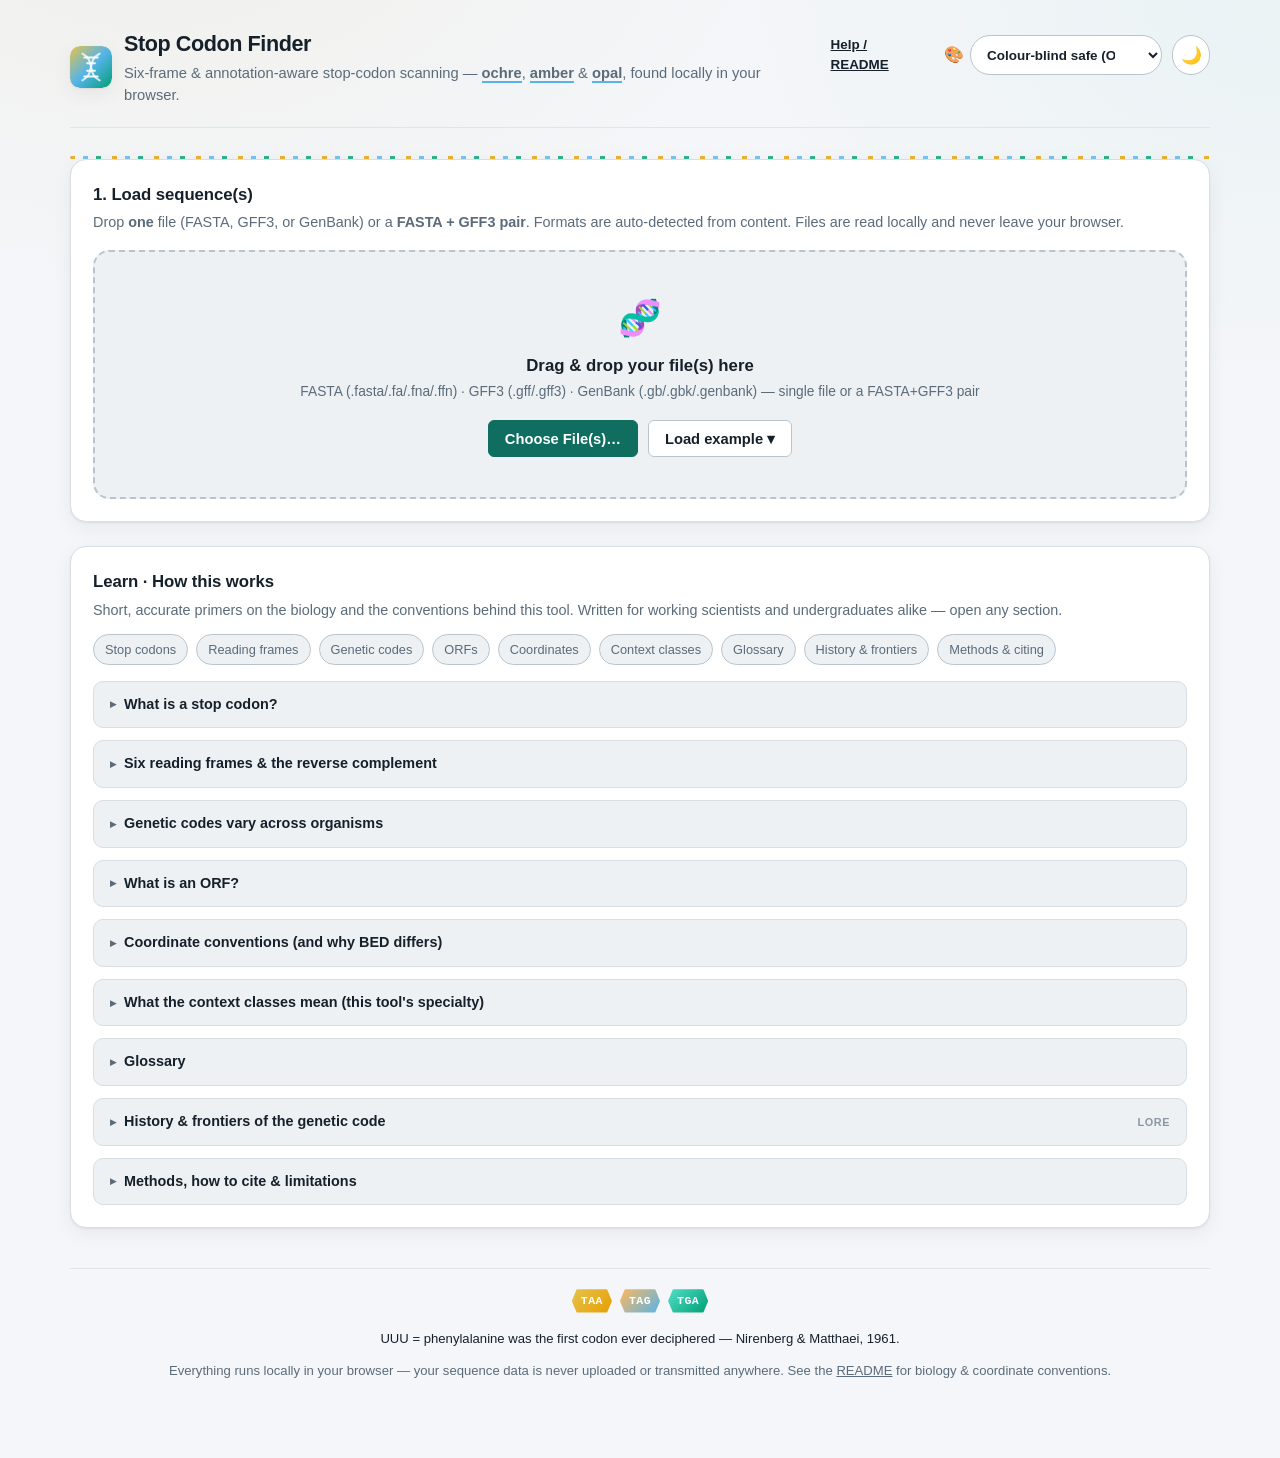
<file: index.html>
<!DOCTYPE html>
<html lang="en">
<head>
<meta charset="UTF-8">
<meta name="viewport" content="width=device-width, initial-scale=1">
<title>Stop Codon Finder</title>
<meta name="description" content="Six-frame &amp; annotation-aware stop-codon scanning for FASTA, GFF3 &amp; GenBank -- 100% in your browser. No upload, no backend.">
<link rel="icon" href="data:image/svg+xml,%3Csvg xmlns='http://www.w3.org/2000/svg' viewBox='0 0 100 100'%3E%3Ctext y='.9em' font-size='90'%3E%F0%9F%A7%AC%3C/text%3E%3C/svg%3E">
<link rel="stylesheet" href="css/styles.css">
</head>
<body>
<noscript>
  <div style="padding:24px;font-family:sans-serif;">
    Stop Codon Finder requires JavaScript to run (all scanning happens locally in your browser -- nothing is uploaded). Please enable JavaScript to continue.
  </div>
</noscript>

<div class="app-shell">

  <header class="app-header">
    <div class="brand">
      <div class="brand-mark scf-anim" id="scf-helix" aria-hidden="true">
        <svg viewBox="0 0 44 44" class="scf-helix-mark" role="img">
          <defs>
            <linearGradient id="scfGem" x1="0" y1="0" x2="1" y2="1">
              <stop offset="0"   stop-color="var(--gem-ochre-hi)"/>
              <stop offset=".5"  stop-color="var(--gem-amber)"/>
              <stop offset="1"   stop-color="var(--gem-opal)"/>
            </linearGradient>
          </defs>
          <rect x="0" y="0" width="44" height="44" rx="10" fill="url(#scfGem)"/>
          <g class="scf-helix-spin" stroke="rgba(255,255,255,.9)" stroke-width="2.2" stroke-linecap="round">
            <path d="M13 8 C 27 15, 17 29, 31 36" fill="none" opacity=".85"/>
            <path d="M31 8 C 17 15, 27 29, 13 36" fill="none" opacity=".85"/>
            <line x1="15" y1="12" x2="29" y2="12"/>
            <line x1="18" y1="18" x2="26" y2="18"/>
            <line x1="18" y1="26" x2="26" y2="26"/>
            <line x1="15" y1="32" x2="29" y2="32"/>
          </g>
        </svg>
      </div>
      <div>
        <h1>Stop Codon Finder</h1>
        <p>Six-frame &amp; annotation-aware stop-codon scanning &mdash; <em>ochre</em>, <em>amber</em> &amp; <em>opal</em>, found locally in your browser.</p>
      </div>
    </div>
    <div class="header-actions">
      <a class="btn btn-ghost btn-sm" href="README.md" target="_blank" rel="noopener">Help / README</a>
      <div class="scheme-field">
        <label for="scheme-select" class="scheme-label">
          <span class="scheme-icon" aria-hidden="true">&#127912;</span>
          <span class="visually-hidden">Codon colour scheme</span>
        </label>
        <select id="scheme-select" class="scheme-select" title="Codon colour scheme" aria-label="Codon colour scheme"></select>
      </div>
      <button id="theme-toggle" class="icon-toggle" type="button" aria-pressed="false" aria-label="Toggle dark mode">
        <span id="theme-toggle-icon" aria-hidden="true">&#127769;</span>
      </button>
    </div>
  </header>

  <div class="scf-codon-rule scf-anim" aria-hidden="true"></div>

  <main>

    <!-- ============================ CARD 1: LOAD ========================= -->
    <section class="card" id="upload-section" aria-labelledby="upload-heading">
      <h2 id="upload-heading">1. Load sequence(s)</h2>
      <p class="section-intro">Drop <strong>one</strong> file (FASTA, GFF3, or GenBank) or a <strong>FASTA&nbsp;+&nbsp;GFF3 pair</strong>. Formats are auto-detected from content. Files are read locally and never leave your browser.</p>

      <div id="dropzone" class="dropzone" tabindex="0" role="button" aria-label="Drag and drop up to two files here, or press Enter to choose files">
        <span class="dz-icon" aria-hidden="true">&#129516;</span>
        <div class="dz-title">Drag &amp; drop your file(s) here</div>
        <div class="dz-sub">FASTA (.fasta/.fa/.fna/.ffn) &middot; GFF3 (.gff/.gff3) &middot; GenBank (.gb/.gbk/.genbank) &mdash; single file or a FASTA+GFF3 pair</div>
        <div class="dz-actions">
          <button id="choose-file-btn" class="btn btn-primary" type="button">Choose File(s)&hellip;</button>
          <div class="menu" id="example-menu">
            <button id="load-example-btn" class="btn" type="button" aria-haspopup="true" aria-expanded="false">Load example &#9662;</button>
            <div class="menu-list" id="example-list" role="menu" hidden>
              <button type="button" role="menuitem" data-example="fasta">FASTA (synthetic, both strands)</button>
              <button type="button" role="menuitem" data-example="pair">FASTA + GFF3 pair (annotated)</button>
              <button type="button" role="menuitem" data-example="genbank">GenBank (sequence + features)</button>
              <button type="button" role="menuitem" data-example="lambda">Lambda phage (real &middot; 48 kb &middot; annotated)</button>
              <button type="button" role="menuitem" data-example="n4">Phage N4 (real &middot; 70 kb &middot; 72 genes)</button>
              <button type="button" role="menuitem" data-example="phix">&phi;X174 (real &middot; circular &middot; overlapping genes)</button>
              <button type="button" role="menuitem" data-example="ms2">MS2 (real &middot; tiny RNA phage &middot; 3.5 kb)</button>
              <button type="button" role="menuitem" data-example="mito">Human mitochondrion (real &middot; genetic code 2)</button>
            </div>
          </div>
        </div>
        <input id="file-input" class="visually-hidden" type="file" multiple
               accept=".fasta,.fa,.fna,.ffn,.txt,.gff,.gff3,.gtf,.gb,.gbk,.genbank,.gbff" aria-hidden="true" tabindex="-1">
      </div>

      <div id="slots" class="slots" hidden>
        <div class="slot" id="slot-a" data-role="sequence">
          <div class="slot-head"><span class="slot-tag">Sequence</span></div>
          <div class="slot-body" id="slot-a-body"></div>
        </div>
        <div class="slot" id="slot-b" data-role="annotation">
          <div class="slot-head"><span class="slot-tag">Annotation</span></div>
          <div class="slot-body" id="slot-b-body"></div>
        </div>
      </div>

      <div class="load-footer" id="load-footer" hidden>
        <button id="reset-btn" class="btn btn-ghost btn-sm" type="button">Clear / Reset</button>
      </div>
    </section>

    <!-- =========================== CARD 2: SETTINGS ===================== -->
    <section class="card" id="settings-section" aria-labelledby="settings-heading" hidden>
      <h2 id="settings-heading">2. Scan settings</h2>

      <div class="settings-grid">
        <div class="setting">
          <span class="setting-label" id="mode-label">Scan mode<span class="help" tabindex="0" role="note" aria-label="Scan mode help" data-tip="All stop codons reports every stop in all six frames. Coding / predicted keeps only stops that terminate an annotated CDS, or (with no annotation) the stops that end predicted ORFs.">?</span></span>
          <div class="segmented" id="mode-group" role="radiogroup" aria-labelledby="mode-label">
            <button type="button" class="seg" role="radio" data-mode="all" aria-checked="true" tabindex="0">All stop codons</button>
            <button type="button" class="seg" role="radio" data-mode="coding" aria-checked="false" tabindex="-1">Coding / predicted</button>
          </div>
          <p class="setting-hint" id="mode-hint">Report every stop codon in all six frames.</p>
        </div>

        <div class="setting">
          <label class="setting-label" for="table-select">Genetic code (NCBI translation table)<span class="help" tabindex="0" role="note" aria-label="Genetic code help" data-tip="Which codons mean stop depends on the organism's genetic code. The standard code uses TAA/TAG/TGA, but many organisms differ (e.g. ciliates read TAA/TAG as glutamine). Pick the NCBI table for your organism; the caption below lists the actual stop codons.">?</span></label>
          <select id="table-select" title="Pick the NCBI translation table for your organism; this overrides any auto-detection."></select>
          <p class="setting-hint" id="table-stops-caption">Stops: TAA, TAG, TGA</p>
          <p class="setting-hint" id="table-help">Pick the NCBI translation table for your organism; this overrides any auto-detection.</p>
        </div>

        <div class="setting" id="organism-setting">
          <label class="setting-label" for="organism-input">Organism <span class="setting-optional">(optional)</span></label>
          <input type="text" id="organism-input" list="organism-list" autocomplete="off" spellcheck="false"
                 placeholder="e.g. Escherichia coli"
                 title="Type your organism to auto-pick a translation table. The dropdown always wins if you change it.">
          <datalist id="organism-list">
            <option value="Escherichia coli"></option>
            <option value="Lambda phage"></option>
            <option value="Mycoplasma"></option>
            <option value="Saccharomyces cerevisiae"></option>
            <option value="Homo sapiens"></option>
            <option value="Human mitochondrion"></option>
            <option value="Tetrahymena"></option>
            <option value="Chloroplast / plastid"></option>
            <option value="Arabidopsis thaliana"></option>
          </datalist>
          <p class="setting-hint">Sets the translation table above from your organism. Manual changes to the dropdown always win.</p>
        </div>

        <div class="setting" id="minorf-setting" hidden>
          <label class="setting-label" for="orf-mode-select">ORF definition<span class="help" tabindex="0" role="note" aria-label="ORF definition help" data-tip="Start-to-stop requires an initiator codon (ATG, or GTG/TTG with alternative starts) and approximates real protein-coding genes. Stop-to-stop reports every open reading frame — the full stretch between two in-frame stops — with no start required, giving far more (mostly short, non-coding) frames.">?</span></label>
          <select id="orf-mode-select" title="Choose how predicted ORFs are defined." aria-describedby="orf-mode-disclaimer">
            <option value="start">Start-to-stop (requires a start codon)</option>
            <option value="stop">Stop-to-stop (every open reading frame)</option>
          </select>
          <p class="setting-hint orf-disclaimer" id="orf-mode-disclaimer" aria-live="polite" hidden>
            <strong>Stop-to-stop</strong> reports <em>every</em> open reading frame — the full stretch between two in-frame stop codons, with no start codon required. Essentially every stop codon becomes the terminator of an open frame, so this yields far more frames (roughly 3&times; more than start-to-stop on <em>E. coli</em>), most of them short and non-coding. It is a structural / coding-potential view, <strong>not gene prediction</strong>. The minimum ORF length still applies; the alternative-start setting is ignored.
          </p>

          <label class="setting-label" for="minorf-number">Minimum ORF length</label>
          <div class="slider-row">
            <input type="range" id="minorf-slider" min="1" max="150" step="1" value="30" aria-label="Minimum ORF length in codons">
            <input type="number" id="minorf-number" min="1" max="5000" step="1" value="30" aria-label="Minimum ORF length in codons">
            <span class="unit">codons</span>
          </div>
          <label class="check" id="altstarts-wrap"><input type="checkbox" id="alt-starts-toggle" aria-describedby="altstarts-ignored-note"> Allow alternative start codons (GTG, TTG)</label>
          <p class="setting-hint" id="altstarts-ignored-note" aria-live="polite" hidden>Ignored in stop-to-stop mode &mdash; no start codon is required.</p>
        </div>
      </div>

      <details class="disclosure" id="advanced-disclosure">
        <summary>Advanced options &amp; conventions <span class="summary-tag">optional</span></summary>
        <div class="disclosure-body">
          <p>Sensible defaults are applied automatically &mdash; open this only if you need to know exactly how the scan behaves or you are comparing against another tool.</p>
          <ul>
            <li><strong>Start-codon policy.</strong> ORF prediction (used only when you pick <em>Coding / predicted</em> with no annotation loaded) requires an <code>ATG</code> start by default &mdash; the same default as NCBI ORFfinder and EMBOSS. Tick <em>Allow alternative start codons</em> in the Minimum ORF control to also accept <code>GTG</code>/<code>TTG</code> initiators. One ORF is reported per stop (the longest, 5&prime;-most start), so nested internal-ATG ORFs are not enumerated.</li>
            <li><strong>Stop-to-stop vs start-to-stop.</strong> The <em>ORF definition</em> control (shown under <em>Coding / predicted</em> with no annotation) picks between the two. <em>Start-to-stop</em> (default) requires an initiator (<code>ATG</code>, or <code>GTG</code>/<code>TTG</code> with alternative starts) and approximates real protein-coding genes. <em>Stop-to-stop</em> reports <em>every</em> open reading frame — the full stretch between two in-frame stops, with no start required — so essentially every stop codon terminates an open frame. That yields far more frames (roughly 3&times; more than start-to-stop on <em>E. coli</em>), most of them short and non-coding; treat it as a structural / coding-potential view, not gene prediction. The minimum ORF length applies to both modes; alternative starts are irrelevant to stop-to-stop.</li>
            <li><strong>Frame convention.</strong> Forward frames <code>+1/+2/+3</code> begin at positions 1/2/3. Reverse frames <code>&minus;1/&minus;2/&minus;3</code> are defined by position in the reverse-complement strand. This is internally consistent but frame <em>labels</em> may not line up 1:1 with ORFfinder or EMBOSS <code>sixpack</code>, which number frames differently.</li>
            <li><strong>Per-feature genetic code.</strong> If your annotation declares one consistent <code>transl_table</code>, it is applied to every contig. Mixed declarations across contigs are not applied per-feature &mdash; a single global code is used and you are warned.</li>
            <li><strong>Ambiguity (IUPAC) codes.</strong> A codon is called a stop only when <em>every</em> A/C/G/T resolution is a stop (so <code>TAR</code> = TAA/TAG counts, <code>TGN</code> does not). Codons containing an <code>N</code> or other ambiguous base that could be a stop under some resolutions are reported as a warning, not silently called.</li>
            <li><strong>Stop codon in the CDS?</strong> GFF3/GenBank/RefSeq include the stop as the last 3&nbsp;bp of the CDS; Ensembl GTF excludes it as a separate feature. Terminator detection tolerates both conventions.</li>
          </ul>
          <p>Coordinates are <strong>1-based, inclusive, forward-strand</strong> for both strands (matching GFF3/GenBank). See <em>Learn &middot; How this works</em> below for worked examples.</p>
        </div>
      </details>

      <div id="code-note" class="code-note" role="status" hidden>
        <span class="code-note-icon" aria-hidden="true">&#8505;</span>
        <span id="code-note-text" class="code-note-text"></span>
        <button id="code-note-dismiss" class="code-note-dismiss" type="button" aria-label="Dismiss note">&times;</button>
      </div>

      <p class="settings-summary" id="settings-summary"></p>
      <div class="settings-actions">
        <button id="run-btn" class="btn btn-primary" type="button">Run scan</button>
      </div>
    </section>

    <!-- =============================== BANNERS ========================== -->
    <div id="error-banner" class="banner banner-error" role="alert" hidden>
      <span aria-hidden="true">&#9888;</span>
      <div>
        <strong>Couldn&rsquo;t process that input</strong>
        <span id="error-message"></span>
      </div>
    </div>

    <div id="warning-banner" class="banner banner-warning" role="status" hidden>
      <span aria-hidden="true">&#9888;</span>
      <div>
        <strong>Heads up</strong>
        <span id="warning-message"></span>
      </div>
    </div>

    <div id="info-banner" class="banner banner-info" role="status" hidden>
      <span aria-hidden="true">&#8505;</span>
      <div>
        <strong>Note</strong>
        <span id="info-message"></span>
      </div>
    </div>

    <div id="success-banner" class="banner banner-success" role="status" hidden>
      <span aria-hidden="true">&#10003;</span>
      <div><span id="success-message"></span></div>
    </div>

    <!-- ============================== PROGRESS ========================== -->
    <section class="card progress-panel" id="progress-section" hidden aria-labelledby="progress-heading">
      <div class="progress-top">
        <h2 id="progress-heading">Scanning&hellip;</h2>
        <div class="progress-percent"><span id="progress-percent">0</span><span class="pct">%</span></div>
      </div>
      <div class="progress-track" id="progressbar" role="progressbar" aria-valuemin="0" aria-valuemax="100" aria-valuenow="0">
        <div id="progress-fill" class="progress-fill"></div>
      </div>
      <div class="progress-metrics">
        <span class="pm"><span class="pm-label">Elapsed</span><span id="progress-elapsed" class="pm-val">0:00</span></span>
        <span class="pm"><span class="pm-label">Throughput</span><span id="progress-throughput" class="pm-val">&mdash;</span></span>
        <span class="pm"><span class="pm-label">Remaining</span><span id="progress-eta" class="pm-val">estimating&hellip;</span></span>
      </div>
      <div class="progress-foot">
        <div id="progress-stage" class="progress-stage" aria-live="polite">Preparing&hellip;</div>
        <button id="cancel-btn" class="btn btn-sm btn-danger" type="button">Cancel</button>
      </div>
    </section>

    <!-- =============================== RESULTS ========================== -->
    <div id="results-section" hidden>

      <div id="sanity-nudge" class="nudge" role="alert" hidden>
        <span class="nudge-icon" aria-hidden="true">&#9888;</span>
        <div class="nudge-body">
          <strong>The selected genetic code may be wrong for this data</strong>
          <span id="sanity-nudge-text"></span>
          <div class="nudge-actions">
            <button type="button" class="btn-nudge" id="sanity-nudge-fix">Review genetic code</button>
          </div>
        </div>
      </div>

      <section class="card" id="summary-card" aria-labelledby="summary-heading">
        <h2 id="summary-heading">Summary<span class="help" tabindex="0" role="note" aria-label="Summary help" data-tip="Totals computed over every hit and every sequence (not just the rows shown in the table). Density is stops per 1,000 bp. GC content is the fraction of G+C bases.">?</span></h2>
        <p class="section-intro" id="summary-provenance" hidden></p>
        <div id="stat-grid" class="stat-grid"></div>
      </section>

      <section class="card" id="totals-card" aria-labelledby="totals-heading">
        <h2 id="totals-heading">Stop codon totals</h2>
        <p class="section-intro" id="totals-intro">How many of each stop codon are present, counted across the whole genome (all six reading frames).</p>
        <div id="totals-chart" class="totals-chart" role="img" aria-label="Bar chart of the total count of each stop codon type"></div>
      </section>

      <section class="card" id="frame-card" aria-labelledby="frame-heading">
        <h2 id="frame-heading">Per-frame breakdown<span class="help" tabindex="0" role="note" aria-label="Per-frame help" data-tip="A reading frame is one of three ways to group bases into codons on each strand. +1/+2/+3 read the forward strand starting at base 1/2/3; -1/-2/-3 read the reverse-complement strand. Bars are stacked by codon type.">?</span></h2>
        <p class="section-intro">Stop-codon counts across all six reading frames (forward +1/+2/+3, reverse &minus;1/&minus;2/&minus;3), stacked by codon type.</p>
        <div class="frame-chart-wrap">
          <div id="frame-chart-container" role="img" aria-label="Bar chart of stop codon counts per reading frame"></div>
          <div class="frame-table-wrap">
            <table id="frame-table">
              <caption>Counts per frame</caption>
              <thead><tr id="frame-thead-row"></tr></thead>
              <tbody id="frame-table-body"></tbody>
            </table>
          </div>
        </div>
        <div class="legend" id="frame-legend"></div>
        <div class="card-dl" role="group" aria-label="Download per-frame breakdown">
          <span class="card-dl-label">Download table:</span>
          <button id="frame-csv-btn" class="btn btn-sm" type="button" title="Per-frame counts as CSV">CSV</button>
          <button id="frame-tsv-btn" class="btn btn-sm" type="button" title="Per-frame counts as TSV">TSV</button>
        </div>
      </section>

      <section class="card" id="viz-card" aria-labelledby="viz-heading">
        <h2 id="viz-heading">Genome map &amp; tracks</h2>
        <p class="section-intro">Stop codons plotted along the sequence. Ticks are colored by codon; hover a tick to highlight the same stop across every view and the results table, or click it to jump to its table row. Charts download as publication-ready SVG or PNG.</p>

        <div class="viz-toolbar" id="viz-toolbar">
          <div class="field" id="viz-record-field" hidden>
            <label for="viz-record-select">Sequence</label>
            <select id="viz-record-select"></select>
          </div>
        </div>

        <div class="viz-block" id="viz-genemap-block" hidden>
          <div class="viz-block-head">
            <h3>Gene / ORF map</h3>
            <div class="viz-dl" data-viz="genemap">
              <button type="button" class="btn btn-ghost btn-sm" data-fmt="svg">SVG</button>
              <button type="button" class="btn btn-ghost btn-sm" data-fmt="png">PNG</button>
            </div>
          </div>
          <p class="viz-note">Each annotated CDS (or predicted ORF) drawn as a directional arrow in its reading-frame lane; the arrowhead is the terminating stop codon, coloured by type. Hover or focus a gene for details, or click to jump to its stop in the table.</p>
          <div class="viz-scroll"><div id="viz-genemap" class="viz-canvas"></div></div>
        </div>

        <div class="viz-block">
          <div class="viz-block-head">
            <h3>Six-frame stop track</h3>
            <div class="viz-dl" data-viz="frame">
              <button type="button" class="btn btn-ghost btn-sm" data-fmt="svg">SVG</button>
              <button type="button" class="btn btn-ghost btn-sm" data-fmt="png">PNG</button>
            </div>
          </div>
          <div class="viz-scroll"><div id="viz-frame" class="viz-canvas"></div></div>
        </div>

        <div class="viz-block">
          <div class="viz-block-head">
            <h3>Stop-codon density</h3>
            <div class="viz-dl" data-viz="density">
              <button type="button" class="btn btn-ghost btn-sm" data-fmt="svg">SVG</button>
              <button type="button" class="btn btn-ghost btn-sm" data-fmt="png">PNG</button>
            </div>
          </div>
          <div class="viz-scroll"><div id="viz-density" class="viz-canvas"></div></div>
        </div>

        <div class="viz-block" id="viz-circular-block" hidden>
          <div class="viz-block-head">
            <h3>Circular genome plot</h3>
            <div class="viz-dl" data-viz="circular">
              <button type="button" class="btn btn-ghost btn-sm" data-fmt="svg">SVG</button>
              <button type="button" class="btn btn-ghost btn-sm" data-fmt="png">PNG</button>
            </div>
          </div>
          <div class="viz-scroll viz-scroll-center"><div id="viz-circular" class="viz-canvas"></div></div>
        </div>
      </section>

      <section class="card" id="genesummary-card" aria-labelledby="genesummary-heading" hidden>
        <h2 id="genesummary-heading">Per-gene summary<span class="help" tabindex="0" role="note" aria-label="Per-gene summary help" data-tip="One row per CDS. Internal stops counts in-frame stop codons inside the coding sequence (a possible pseudogene or recoding signal). Terminator shows the stop codon that ends the CDS, if present.">?</span></h2>
        <p class="section-intro">One row per CDS. An <span class="dot dot-warn" aria-hidden="true"></span> flag marks genes with in-frame internal stop codons (possible pseudogenes). Click a header to sort.</p>
        <div class="table-scroll">
          <table id="genesummary-table">
            <thead><tr id="genesummary-thead-row"></tr></thead>
            <tbody id="genesummary-body"></tbody>
          </table>
        </div>
        <p id="genesummary-note" class="table-note"></p>
        <div class="card-dl" role="group" aria-label="Download per-gene summary">
          <span class="card-dl-label">Download table:</span>
          <button id="gene-csv-btn" class="btn btn-sm" type="button" title="Per-gene summary as CSV">CSV</button>
          <button id="gene-tsv-btn" class="btn btn-sm" type="button" title="Per-gene summary as TSV">TSV</button>
        </div>
      </section>

      <section class="card" id="table-card" aria-labelledby="table-heading">
        <h2 id="table-heading">Results<span class="help" tabindex="0" role="note" aria-label="Results help" data-tip="One row per stop codon. The Context column (with annotation) classifies each stop: CDS terminator, in-frame internal, out-of-frame, non-coding, or intergenic. Coordinates are 1-based inclusive, forward-strand for both strands.">?</span></h2>
        <p class="section-intro">Click a column header to sort. Use the filters to narrow the table &mdash; downloads always include every hit, regardless of filters.</p>

        <div id="readthrough-note" class="inline-explainer" hidden>
          <span class="ie-icon" aria-hidden="true">&#129516;</span>
          <div class="ie-body">
            <strong><span id="readthrough-count"></span> in-frame stop(s) fall inside an annotated CDS.</strong>
            <p>An in-frame stop within a coding sequence is not necessarily a defect. It is a <em>candidate</em> for programmed translational readthrough, selenocysteine (<code>TGA</code>&rarr;Sec) or pyrrolysine (<code>TAG</code>&rarr;Pyl) recoding, a &minus;1/+1 programmed ribosomal frameshift, a pseudogene, or an annotation/sequencing artifact &mdash; none of which can be distinguished from sequence alone. Genuine Sec/Pyl recodings declared via GenBank <code>/transl_except</code> are shown separately as &ldquo;Recoded&rdquo; and excluded from the pseudogene counts.</p>
          </div>
        </div>

        <div class="controls-row">
          <div class="field">
            <label for="filter-seqid">Sequence ID contains</label>
            <input type="text" id="filter-seqid" placeholder="e.g. contig_1">
          </div>
          <div class="field" id="filter-gene-field" hidden>
            <label for="filter-gene">Gene contains</label>
            <input type="text" id="filter-gene" placeholder="e.g. dnaA">
          </div>
          <div class="field">
            <label for="filter-codon">Codon</label>
            <select id="filter-codon"><option value="all">All codons</option></select>
          </div>
          <div class="field">
            <label for="filter-strand">Strand</label>
            <select id="filter-strand">
              <option value="all">Both strands</option>
              <option value="+">Forward (+)</option>
              <option value="-">Reverse (&minus;)</option>
            </select>
          </div>
          <div class="field" id="filter-context-field" hidden>
            <label for="filter-context">Context</label>
            <select id="filter-context">
              <option value="all">All contexts</option>
              <option value="cds-terminator">CDS terminator</option>
              <option value="cds-internal-inframe">Within CDS (in-frame)</option>
              <option value="cds-internal-outframe">Within CDS (out-of-frame)</option>
              <option value="within-noncoding-gene">Within non-coding gene</option>
              <option value="intergenic">Intergenic</option>
              <option value="orf-terminator">ORF-predicted terminator</option>
            </select>
          </div>
          <div class="spacer"></div>
          <div class="download-row">
            <button id="download-csv-btn" class="btn" type="button">CSV</button>
            <button id="download-tsv-btn" class="btn" type="button" title="Tab-separated values (pastes cleanly into Excel / Google Sheets)">TSV</button>
            <button id="download-json-btn" class="btn" type="button">JSON</button>
            <button id="download-md-btn" class="btn" type="button" title="GitHub-flavoured Markdown table">Markdown</button>
            <button id="download-html-btn" class="btn btn-primary" type="button" title="Self-contained, printable HTML report: summary + tables + chart in one offline file">Report (HTML)</button>
            <button id="download-xlsx-btn" class="btn" type="button" title="Native Excel workbook (.xlsx): Summary, Stop codons, Per-gene and Per-frame sheets">Excel (.xlsx)</button>
            <button id="download-txt-btn" class="btn" type="button" title="Human-readable plain-text summary report (opens in Notepad)">Text (.txt)</button>
            <button id="download-gff3-btn" class="btn" type="button" title="GFF3 (1-based inclusive; phase column 0, reading frame in a frame= attribute)">GFF3</button>
            <button id="download-bed-btn" class="btn" type="button" title="BED (0-based half-open; chromStart = start − 1)">BED</button>
            <label class="check bed9-check"><input type="checkbox" id="bed9-toggle"> color by codon (BED9)</label>
            <button id="download-fna-btn" class="btn" type="button" hidden title="Nucleotide FASTA of predicted ORFs / CDS">ORFs .fna</button>
            <button id="download-faa-btn" class="btn" type="button" hidden title="Translated protein FASTA (uses the selected genetic code)">Proteins .faa</button>
            <span class="dl-sep" aria-hidden="true"></span>
            <button id="copy-tsv-btn" class="btn btn-ghost btn-sm" type="button" title="Copy the full results table as TSV for pasting into a spreadsheet">Copy TSV</button>
            <button id="copy-md-btn" class="btn btn-ghost btn-sm" type="button" title="Copy the full results table as a Markdown table">Copy Markdown</button>
          </div>
        </div>
        <p id="export-note" class="table-note">Downloads include every hit (filters affect the table only). Coordinates: CSV / TSV / JSON / GFF3 / Markdown are <strong>1-based, inclusive</strong>; BED is <strong>0-based, half-open</strong> (chromStart = start&nbsp;&minus;&nbsp;1). Each hit keeps one stable ID across all formats. The HTML report bundles the summary, both tables and the key chart into one offline file.</p>

        <div id="codon-legend" class="legend codon-legend" role="list" aria-label="Stop codon colour key"></div>

        <div class="table-scroll">
          <table id="results-table">
            <thead><tr id="results-thead-row"></tr></thead>
            <tbody id="results-tbody"></tbody>
          </table>
        </div>
        <p id="table-note" class="table-note"></p>
      </section>

    </div>

    <!-- ============================ LEARN / EDUCATION =================== -->
    <section class="card learn-card" id="learn-section" aria-labelledby="learn-heading">
      <h2 id="learn-heading">Learn &middot; How this works</h2>
      <p class="section-intro">Short, accurate primers on the biology and the conventions behind this tool. Written for working scientists and undergraduates alike &mdash; open any section.</p>
      <nav class="learn-quick" aria-label="Jump to explainer">
        <a href="#learn-stop">Stop codons</a>
        <a href="#learn-frames">Reading frames</a>
        <a href="#learn-code">Genetic codes</a>
        <a href="#learn-orf">ORFs</a>
        <a href="#learn-coords">Coordinates</a>
        <a href="#learn-context">Context classes</a>
        <a href="#learn-glossary">Glossary</a>
        <a href="#learn-history">History &amp; frontiers</a>
        <a href="#learn-methods">Methods &amp; citing</a>
      </nav>

      <details class="disclosure" id="learn-stop">
        <summary>What is a stop codon?</summary>
        <div class="disclosure-body">
          <p>A <strong>stop codon</strong> is a three-base codon that signals the ribosome to end translation instead of adding an amino acid. In the standard genetic code there are three:</p>
          <ul>
            <li><code>TAA</code> &mdash; historically named
              <strong class="sci-note" tabindex="0" data-tip="The UAA stop codon; named after 'amber' to extend the colour-mineral theme. A lab in-joke, not chemistry.">ochre</strong></li>
            <li><code>TAG</code> &mdash;
              <strong class="sci-note" tabindex="0" data-tip="Nickname for the UAG stop codon: a pun on Caltech student Harris Bernstein, whose surname means 'amber' in German. Isolated by Epstein & Steinberg.">amber</strong></li>
            <li><code>TGA</code> &mdash;
              <strong class="sci-note" tabindex="0" data-tip="The UGA stop codon; the third 'colour' name, after amber and ochre.">opal</strong> (also &ldquo;umber&rdquo;)</li>
          </ul>
          <p>(DNA is shown with <code>T</code>; in mRNA these are <code>UAA</code>, <code>UAG</code>, <code>UGA</code>.) The classic ochre/amber/opal names apply <em>only</em> to these three &mdash; other stop codons in non-standard codes have no such name and are simply labelled &ldquo;stop&rdquo; here.</p>
          <p><strong>The stop set is not universal.</strong> Which codons stop depends on the organism's genetic code (see below). For example ciliates read <code>TAA</code>/<code>TAG</code> as glutamine (leaving <code>TGA</code> as the only stop), vertebrate mitochondria add <code>AGA</code>/<code>AGG</code> as stops, and some organisms use unusual stops such as <code>TCA</code> or <code>TTA</code>. This tool always derives the stop set from the selected NCBI table, never from a hard-coded TAA/TAG/TGA assumption.</p>
        </div>
      </details>

      <details class="disclosure" id="learn-frames">
        <summary>Six reading frames &amp; the reverse complement</summary>
        <div class="disclosure-body">
          <p>Because codons are read three bases at a time and DNA is double-stranded, any sequence has <strong>six reading frames</strong>: three on the forward strand (<code>+1</code>, <code>+2</code>, <code>+3</code>, starting at base 1, 2, 3) and three on the reverse strand (<code>&minus;1</code>, <code>&minus;2</code>, <code>&minus;3</code>), read along the <strong>reverse complement</strong>. This tool scans all six.</p>
          <p><strong>Worked example</strong> (a 12&nbsp;bp sequence). Reverse-strand hits are always reported in <em>forward-strand</em> coordinates, so a stop's three bases are contiguous with <code>start &le; end</code>, just like a forward hit:</p>
          <div class="example-box">
<span class="lbl">pos&nbsp;:</span>&nbsp;&nbsp;1&nbsp;&nbsp;2&nbsp;&nbsp;3&nbsp;&nbsp;<span class="hl-plus">4&nbsp;&nbsp;5&nbsp;&nbsp;6</span>&nbsp;&nbsp;7&nbsp;&nbsp;8&nbsp;&nbsp;9&nbsp;<span class="hl-minus">10&nbsp;11&nbsp;12</span>
<span class="lbl">+&nbsp;&nbsp;&nbsp;:</span>&nbsp;&nbsp;C&nbsp;&nbsp;A&nbsp;&nbsp;T&nbsp;&nbsp;<span class="hl-plus">T&nbsp;&nbsp;A&nbsp;&nbsp;A</span>&nbsp;&nbsp;G&nbsp;&nbsp;G&nbsp;&nbsp;C&nbsp;&nbsp;<span class="hl-minus">T&nbsp;&nbsp;C&nbsp;&nbsp;A</span>
<span class="lbl">revcomp:</span>&nbsp;<span class="hl-minus">T&nbsp;&nbsp;G&nbsp;&nbsp;A</span>&nbsp;&nbsp;G&nbsp;&nbsp;C&nbsp;&nbsp;C&nbsp;&nbsp;T&nbsp;&nbsp;T&nbsp;&nbsp;A&nbsp;&nbsp;A&nbsp;&nbsp;T&nbsp;&nbsp;G
          </div>
          <p><strong>Forward hit:</strong> in frame <code>+1</code> the codons are [1-3][4-6][7-9][10-12]; positions <span class="hl-plus">4&ndash;6</span> are <code>TAA</code> &rarr; a stop reported as <code>start=4, end=6, strand +</code>.</p>
          <p><strong>Reverse hit:</strong> the reverse complement begins <code>TGA</code> &mdash; a stop. Those three bases are physically the last three of the top strand, so it is reported as <code>start=10, end=12, strand &minus;</code>. Internally: a reverse codon at revcomp offset <code>j</code> in a length-<code>L</code> sequence maps to <code>start = L&minus;2&minus;j</code>, <code>end = L&minus;j</code> (here <code>L=12, j=0</code>).</p>
          <p>Note that frame <em>labels</em> are internally consistent but do not necessarily match how ORFfinder or EMBOSS <code>sixpack</code> number their frames.</p>
        </div>
      </details>

      <details class="disclosure" id="learn-code">
        <summary>Genetic codes vary across organisms</summary>
        <div class="disclosure-body">
          <p>The mapping from codons to amino acids and stops &mdash; the <strong>genetic code</strong> &mdash; is nearly universal but has documented exceptions catalogued by NCBI as numbered <strong>translation tables</strong>. Picking the right table is essential for a stop-codon tool because the exceptions change which codons stop. A few illustrative examples:</p>
          <table class="def-table">
            <thead><tr><th>Table</th><th>Used by</th><th>Stop codons</th></tr></thead>
            <tbody>
              <tr><td>1 &mdash; Standard</td><td>most nuclear genomes</td><td><code>TAA, TAG, TGA</code></td></tr>
              <tr><td>2 &mdash; Vertebrate Mito.</td><td>vertebrate mitochondria</td><td><code>TAA, TAG, AGA, AGG</code></td></tr>
              <tr><td>4 &mdash; Mold Mito. / Mycoplasma</td><td>Mycoplasma, some mito.</td><td><code>TAA, TAG</code> (<code>TGA</code>=Trp)</td></tr>
              <tr><td>6 &mdash; Ciliate Nuclear</td><td>Tetrahymena, Paramecium</td><td><code>TGA</code> only</td></tr>
              <tr><td>11 &mdash; Bacterial/Plastid</td><td>bacteria, archaea, plastids</td><td><code>TAA, TAG, TGA</code></td></tr>
              <tr><td>22 &mdash; <em>Scenedesmus</em> Mito.</td><td>a green-alga mito.</td><td><code>TCA, TAA, TGA</code></td></tr>
              <tr><td>23 &mdash; <em>Thraustochytrium</em></td><td>a stramenopile mito.</td><td><code>TTA, TAA, TAG, TGA</code></td></tr>
            </tbody>
          </table>
          <p>A handful of codes (NCBI tables 27, 28, 31) have <strong>context-dependent / ambiguous</strong> stops &mdash; the same codon is sometimes read through as an amino acid. These cannot be resolved from sequence alone, so this tool surfaces them as ambiguous rather than silently calling them. The stop set for whichever table you select is always shown in the caption under the genetic-code menu.</p>
        </div>
      </details>

      <details class="disclosure" id="learn-orf">
        <summary>What is an ORF?</summary>
        <div class="disclosure-body">
          <p>An <strong>open reading frame (ORF)</strong> is a stretch of a single frame that can be translated without interruption. Two common definitions differ in whether a start codon is required:</p>
          <ul>
            <li><strong>Start-to-stop:</strong> from an initiation codon (usually <code>ATG</code>) to the next in-frame stop. This is what this tool predicts when you choose <em>Coding / predicted</em> with no annotation.</li>
            <li><strong>Stop-to-stop:</strong> the maximal open stretch between two stops, with no start required &mdash; useful for finding coding potential regardless of the initiator.</li>
          </ul>
          <p><strong>Alternative starts.</strong> Besides <code>ATG</code>, many genomes initiate at <code>GTG</code> or <code>TTG</code> (and others, depending on the code). Matching NCBI ORFfinder and EMBOSS defaults, this tool uses <strong>ATG-only</strong> by default and lets you opt in to alternative start codons. One ORF is reported per terminating stop (the longest, 5&prime;-most start), and a minimum length filter removes spurious short ORFs.</p>
        </div>
      </details>

      <details class="disclosure" id="learn-coords">
        <summary>Coordinate conventions (and why BED differs)</summary>
        <div class="disclosure-body">
          <p>This tool reports positions as <strong>1-based, fully inclusive</strong>, on the <strong>forward (plus) strand for both strands</strong>, with <code>start &le; end</code> &mdash; the same convention as GFF3, GTF, GenBank, VCF and SAM. A 3&nbsp;bp codon at the 4th base spans positions <code>4&ndash;6</code>.</p>
          <p><strong>BED is different.</strong> BED (and internal genome-browser/BAM coordinates) are <strong>0-based, half-open</strong> <code>[start, end)</code>. The same codon is BED <code>3 6</code>. Conversion is <code>chromStart = start &minus; 1</code>, <code>chromEnd = end</code>. This tool's BED export applies exactly that shift; CSV/JSON/GFF3 exports stay 1-based inclusive. Every hit keeps one stable ID across all export formats so rows can be cross-referenced.</p>
          <p><strong>Stop codon in the CDS?</strong> GFF3/GenBank/RefSeq include the stop as the CDS's last 3&nbsp;bp; Ensembl GTF places it in a separate <code>stop_codon</code> feature. Terminator detection here tolerates both.</p>
        </div>
      </details>

      <details class="disclosure" id="learn-context">
        <summary>What the context classes mean (this tool's specialty)</summary>
        <div class="disclosure-body">
          <p>When you load an annotation (GFF3 or GenBank), every stop is classified by where it falls relative to genes &mdash; a layer most stop-codon tools do not offer:</p>
          <div class="ctx-key">
            <span class="ctx-key-item"><span class="ctx-badge ctx-cds-terminator">CDS terminator</span> the stop that ends a coding sequence &mdash; expected and normal.</span>
          </div>
          <div class="ctx-key">
            <span class="ctx-key-item"><span class="ctx-badge ctx-cds-internal-inframe">In-frame internal</span> an in-frame stop <em>inside</em> a CDS &mdash; a readthrough / selenocysteine / frameshift / pseudogene / artifact candidate.</span>
          </div>
          <div class="ctx-key">
            <span class="ctx-key-item"><span class="ctx-badge ctx-cds-recoded">Recoded</span> a stop known to be recoded (Sec/Pyl via <code>/transl_except</code>, or a per-CDS code) &mdash; not a premature stop.</span>
          </div>
          <div class="ctx-key">
            <span class="ctx-key-item"><span class="ctx-badge ctx-cds-internal-outframe">Out-of-frame</span> a stop overlapping a CDS but in a different frame &mdash; usually not biologically relevant to that gene.</span>
          </div>
          <div class="ctx-key">
            <span class="ctx-key-item"><span class="ctx-badge ctx-within-noncoding-gene">Non-coding gene</span> inside an annotated non-coding feature (e.g. rRNA/tRNA).</span>
          </div>
          <div class="ctx-key">
            <span class="ctx-key-item"><span class="ctx-badge ctx-intergenic">Intergenic</span> between genes, in unannotated sequence.</span>
          </div>
          <div class="ctx-key">
            <span class="ctx-key-item"><span class="ctx-badge ctx-orf-terminator">ORF terminator</span> ends a <em>predicted</em> ORF (when no annotation is loaded).</span>
          </div>
          <p>Terminator detection accepts both the stop-included (GFF3/GenBank) and stop-excluded (Ensembl GTF) conventions, and honours a per-feature <code>transl_table</code> when the annotation declares one consistently.</p>
        </div>
      </details>

      <details class="disclosure" id="learn-glossary">
        <summary>Glossary</summary>
        <div class="disclosure-body">
          <dl class="glossary">
            <dt>Codon</dt><dd>Three consecutive nucleotides read as one unit during translation.</dd>
            <dt>Stop codon</dt><dd>A codon that terminates translation (<code>TAA/TAG/TGA</code> in the standard code; varies by genetic code).</dd>
            <dt>Reading frame</dt><dd>One of three ways to partition a strand into codons; six total across both strands.</dd>
            <dt>Reverse complement</dt><dd>The opposite strand read 5&prime;&rarr;3&prime;: complement each base (A&harr;T, G&harr;C) and reverse the order.</dd>
            <dt>ORF (open reading frame)</dt><dd>An uninterrupted, translatable stretch of one frame (start-to-stop or stop-to-stop).</dd>
            <dt>CDS (coding sequence)</dt><dd>The portion of a gene annotated as protein-coding.</dd>
            <dt>Genetic code / translation table</dt><dd>The codon&rarr;amino-acid/stop mapping; NCBI numbers the known variants.</dd>
            <dt>Terminator</dt><dd>The stop codon that ends a CDS or ORF.</dd>
            <dt>Premature / internal stop</dt><dd>An in-frame stop before the annotated end of a CDS.</dd>
            <dt>Readthrough</dt><dd>Translation continuing past a stop codon, recoding it to an amino acid.</dd>
            <dt><span class="sci-note" tabindex="0" data-tip="The 21st amino acid: slipped in at a recoded TGA 'stop' via a special mRNA context signal. A stop that isn't.">Selenocysteine (Sec)</span> / <span class="sci-note" tabindex="0" data-tip="The 22nd amino acid: encoded by a recoded TAG 'stop' in certain microbes.">Pyrrolysine (Pyl)</span></dt><dd>Amino acids inserted at recoded <code>TGA</code>/<code>TAG</code> codons, directed by context elements &mdash; not deducible from sequence alone.</dd>
            <dt>Pseudogene</dt><dd>A gene-like sequence disrupted by mutations such as premature stops or frameshifts.</dd>
            <dt>GC content</dt><dd>The percentage of bases that are G or C.</dd>
            <dt>Ochre / amber / opal</dt><dd>Historical names for <code>TAA</code> / <code>TAG</code> / <code>TGA</code>.</dd>
            <dt>IUPAC ambiguity code</dt><dd>A letter standing for several possible bases (e.g. <code>R</code> = A or G, <code>N</code> = any).</dd>
          </dl>
        </div>
      </details>

      <details class="disclosure" id="learn-history">
        <summary>History &amp; frontiers of the genetic code <span class="summary-tag">lore</span></summary>
        <div class="disclosure-body">
          <p>How three little codons got jewel names &mdash; and where the science is still moving.</p>
          <dl class="glossary">
            <dt>A code cracked in 1961</dt>
            <dd>Marshall Nirenberg and Heinrich Matthaei fed a synthetic RNA of pure uracil
              (poly&#8209;U) into a cell&#8209;free extract and got a protein of pure phenylalanine &mdash;
              proving <code>UUU</code>&nbsp;=&nbsp;Phe and cracking the first &ldquo;word&rdquo; of the genetic code.</dd>
            <dt>The dictionary, spelled out (1966&ndash;68)</dt>
            <dd>By 1966 all 64 codons were assigned. Nirenberg, Har Gobind Khorana and Robert
              Holley shared the 1968 Nobel Prize in Physiology or Medicine for deciphering the
              code and its role in protein synthesis.</dd>
            <dt>Three codons that say nothing</dt>
            <dd>Francis Crick and Sydney Brenner established that the code is read in
              non&#8209;overlapping triplets, and that three of them &mdash; <code>UAG</code>,
              <code>UAA</code>, <code>UGA</code> &mdash; code for no amino acid. These
              &ldquo;nonsense&rdquo; codons are the ribosome's full stops.</dd>
            <dt>Why &ldquo;amber&rdquo;?</dt>
            <dd>The stop codon <code>UAG</code> is nicknamed <strong>amber</strong> after Caltech
              grad student Harris <strong>Bernstein</strong> &mdash; <em>Bernstein</em> is German
              for amber &mdash; whose name Richard Epstein and Charles Steinberg immortalised when
              they isolated the mutants. <strong>ochre</strong> (<code>UAA</code>) and
              <strong>opal</strong> (<code>UGA</code>) were named later just to keep the colour
              theme going. The names are lab in&#8209;jokes, not chemistry.</dd>
            <dt>The code is &ldquo;universal&rdquo; &mdash; mostly</dt>
            <dd>NCBI catalogues 30+ translation tables. Ciliates read <code>TAA</code>/<code>TAG</code>
              as glutamine; many mitochondria read <code>TGA</code> as tryptophan. This tool derives
              its stop set from the table you pick, never a hard&#8209;coded <code>TAA/TAG/TGA</code>.</dd>
            <dt>The 21st &amp; 22nd amino acids</dt>
            <dd>Cells can override a stop. <strong>Selenocysteine</strong> is inserted at a recoded
              <code>UGA</code>; <strong>pyrrolysine</strong> at a recoded <code>UAG</code>. Both rely
              on special mRNA signals and dedicated tRNAs &mdash; a stop that isn't, undetectable from
              sequence alone.</dd>
            <dt>Frontier: reading past a false stop</dt>
            <dd>When a nonsense mutation creates a premature stop, disease can follow (some cystic
              fibrosis and Duchenne muscular dystrophy cases). Readthrough approaches such as
              ataluren (formerly PTC124) and engineered suppressor tRNAs aim to coax the ribosome
              past the false stop &mdash; a representative strategy whose clinical efficacy remains
              debated, not a settled cure.</dd>
            <dt>Frontier: freeing up a codon</dt>
            <dd>In 2019 Jason Chin's group at the MRC LMB built <em>Syn61</em>, an <em>E. coli</em>
              with a chemically synthesised, recoded genome using only 61 codons. A 2021 successor,
              <em>Syn61&Delta;3</em>, gave up a codon entirely &mdash; becoming virus&#8209;resistant
              and opening a slot to encode new, non&#8209;natural amino acids.</dd>
          </dl>
        </div>
      </details>

      <details class="disclosure" id="learn-methods">
        <summary>Methods, how to cite &amp; limitations</summary>
        <div class="disclosure-body">
          <p><strong>Methods.</strong> Each sequence is scanned in all six reading frames for the stop codons of the selected NCBI translation table (derived from the table's amino-acid string, not hard-coded). Circular genomes are additionally scanned across the origin junction. With an annotation loaded, each stop is classified by its position relative to CDS/gene features; without one, ORFs can be predicted and their terminators reported. All computation runs locally in your browser &mdash; no sequence data is ever uploaded.</p>
          <p><strong>Limitations.</strong></p>
          <div class="limitations">
            <ul>
              <li><strong>Recoding cannot be called from sequence alone.</strong> In-frame internal stops are flagged as <em>candidates</em> for readthrough / selenocysteine / frameshift / pseudogene / artifact; only annotation (e.g. GenBank <code>/transl_except</code>) can confirm a genuine recoding.</li>
              <li><strong>Circular ORFs are not joined across the origin.</strong> Origin-crossing stop <em>codons</em> are scanned, but predicted ORFs are not stitched across the origin.</li>
              <li><strong>Ambiguity handling is conservative.</strong> A codon is called a stop only when every IUPAC resolution is a stop; ambiguous codons that could be a stop are surfaced as a warning, not called.</li>
              <li><strong>Frame numbering</strong> is internally consistent but may not match other tools' labels.</li>
              <li><strong>Background-tab throttling.</strong> Browsers slow timers in background tabs, so a scan may pause and resume when you switch away and back.</li>
            </ul>
          </div>
          <p><strong>How to cite.</strong> This is an open, client-side utility; there is no associated publication. A suggested acknowledgement:</p>
          <div class="cite-block">Stop Codon Finder (six-frame, annotation-aware stop-codon scanner). Genetic codes per NCBI translation tables. Accessed <span id="cite-date"></span>.</div>
          <p>Underlying standards and references:</p>
          <div class="ext-links">
            <a href="https://www.ncbi.nlm.nih.gov/Taxonomy/Utils/wprintgc.cgi" target="_blank" rel="noopener">NCBI Genetic Codes</a>
            <a href="https://github.com/The-Sequence-Ontology/Specifications/blob/master/gff3.md" target="_blank" rel="noopener">GFF3 spec</a>
            <a href="https://genome.ucsc.edu/FAQ/FAQformat.html#format1" target="_blank" rel="noopener">UCSC BED format</a>
            <a href="https://www.insdc.org/submitting-standards/feature-table/" target="_blank" rel="noopener">INSDC Feature Table</a>
            <a href="https://www.bioinformatics.org/sms2/iupac.html" target="_blank" rel="noopener">IUPAC codes</a>
          </div>
        </div>
      </details>
    </section>

  </main>

  <footer class="scf-footer">
    <div class="scf-gems" aria-hidden="true">
      <span class="scf-gem g1">TAA</span><span class="scf-gem g2">TAG</span><span class="scf-gem g3">TGA</span>
    </div>
    <p class="scf-fact" id="scf-fact" aria-live="off">The genetic code was fully deciphered by 1966.</p>
    <p>Everything runs locally in your browser &mdash; your sequence data is never uploaded or transmitted anywhere. See the <a href="README.md" target="_blank" rel="noopener">README</a> for biology &amp; coordinate conventions.</p>
  </footer>

</div>

<div id="live-region" class="visually-hidden" aria-live="polite"></div>

<script src="js/tables.js"></script>
<script src="js/parser.js"></script>
<script src="js/genbank.js"></script>
<script src="js/gff.js"></script>
<script src="js/input.js"></script>
<script src="js/scanner.js"></script>
<script src="js/annotate.js"></script>
<script src="js/orf.js"></script>
<script src="js/palettes.js"></script>
<script src="js/report.js"></script>
<script src="js/xlsx.js"></script>
<script src="js/export.js"></script>
<script src="js/viz.js"></script>
<script src="js/progress.js"></script>
<script src="js/sample.js"></script>
<script src="js/app.js"></script>
</body>
</html>
</file>
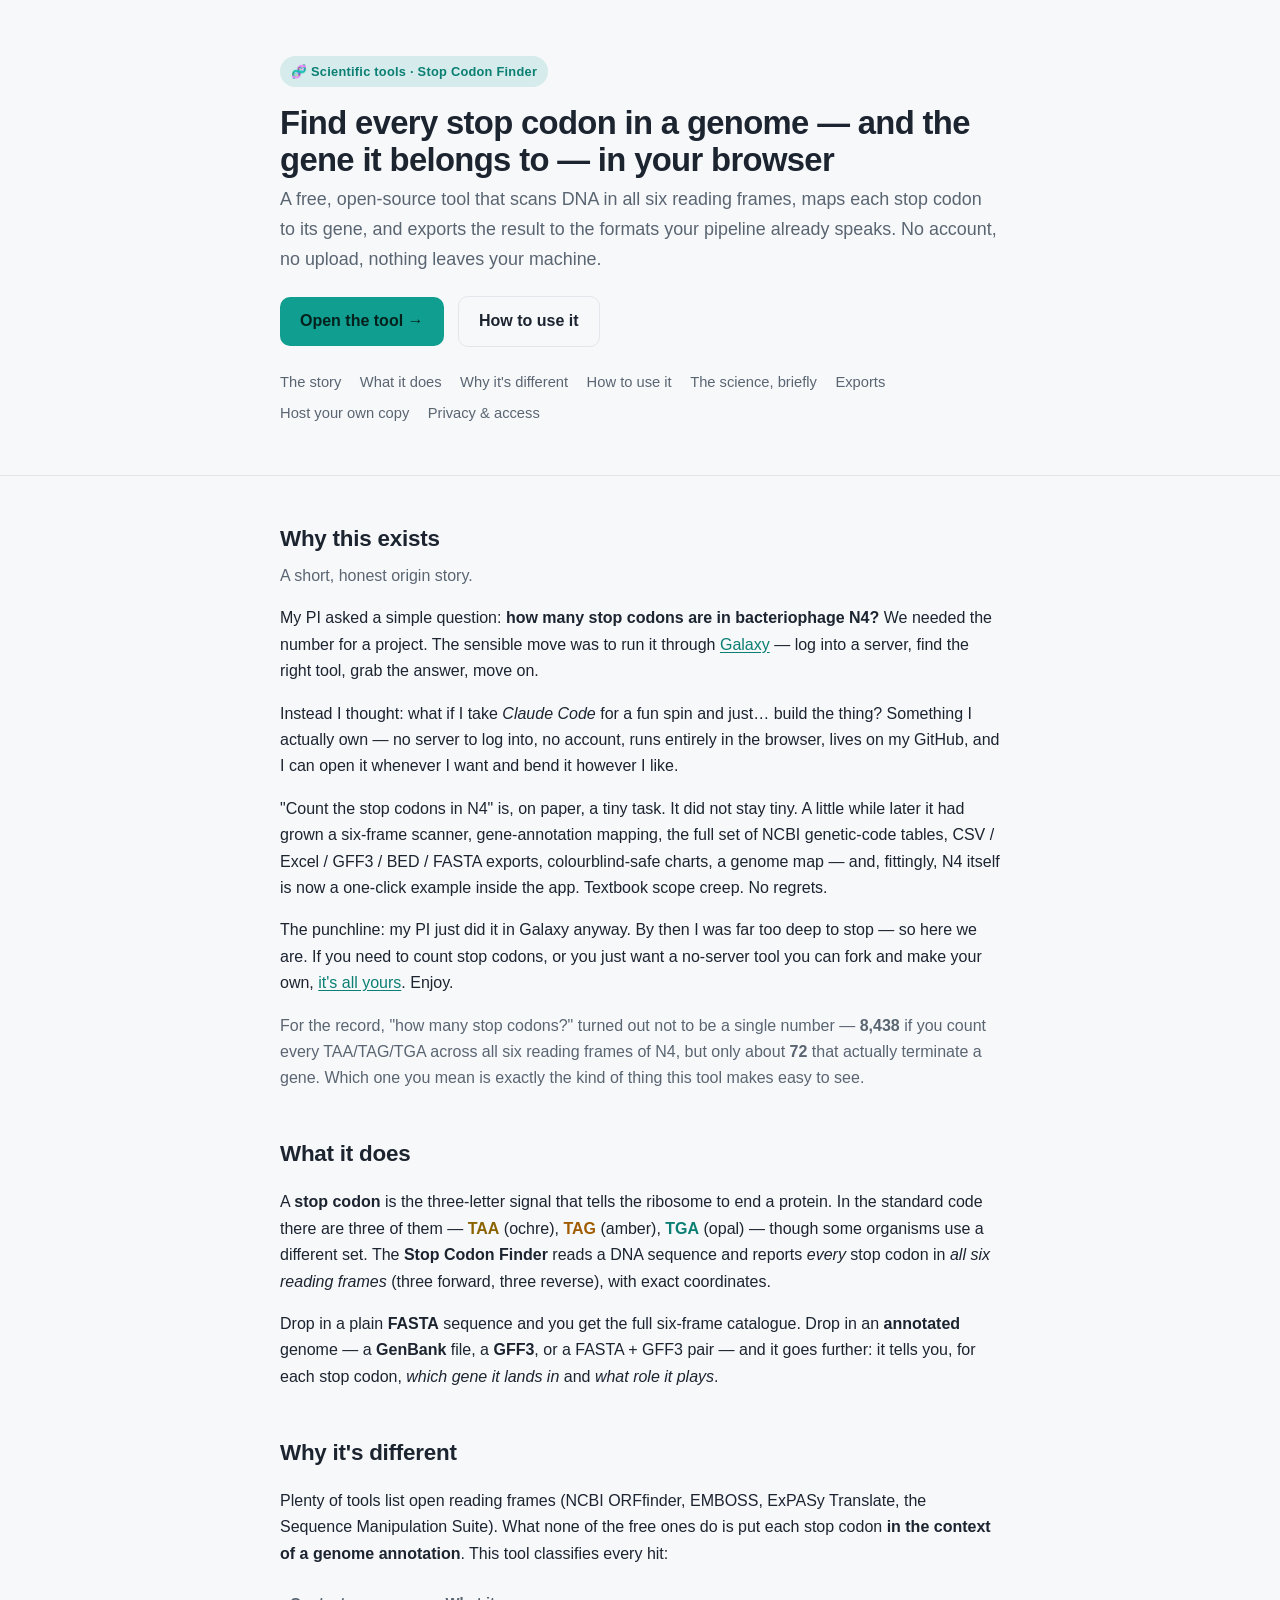
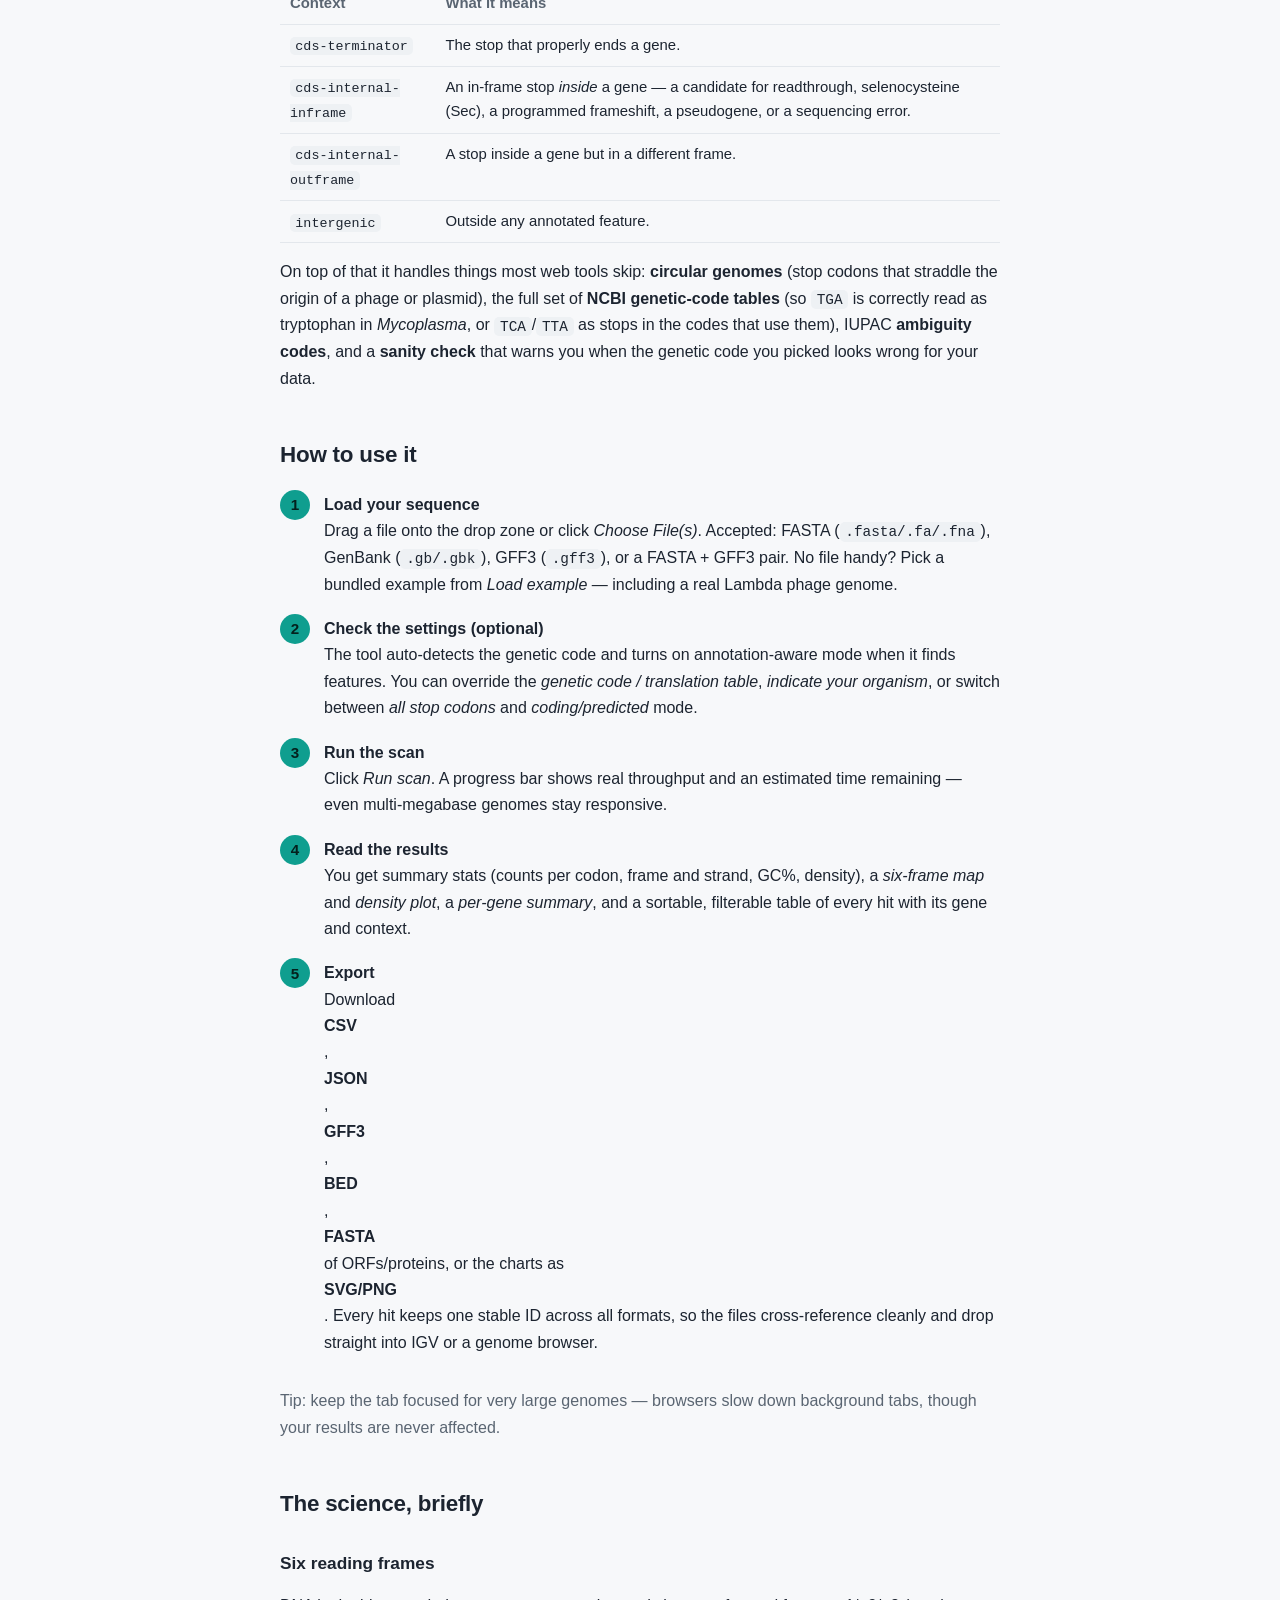
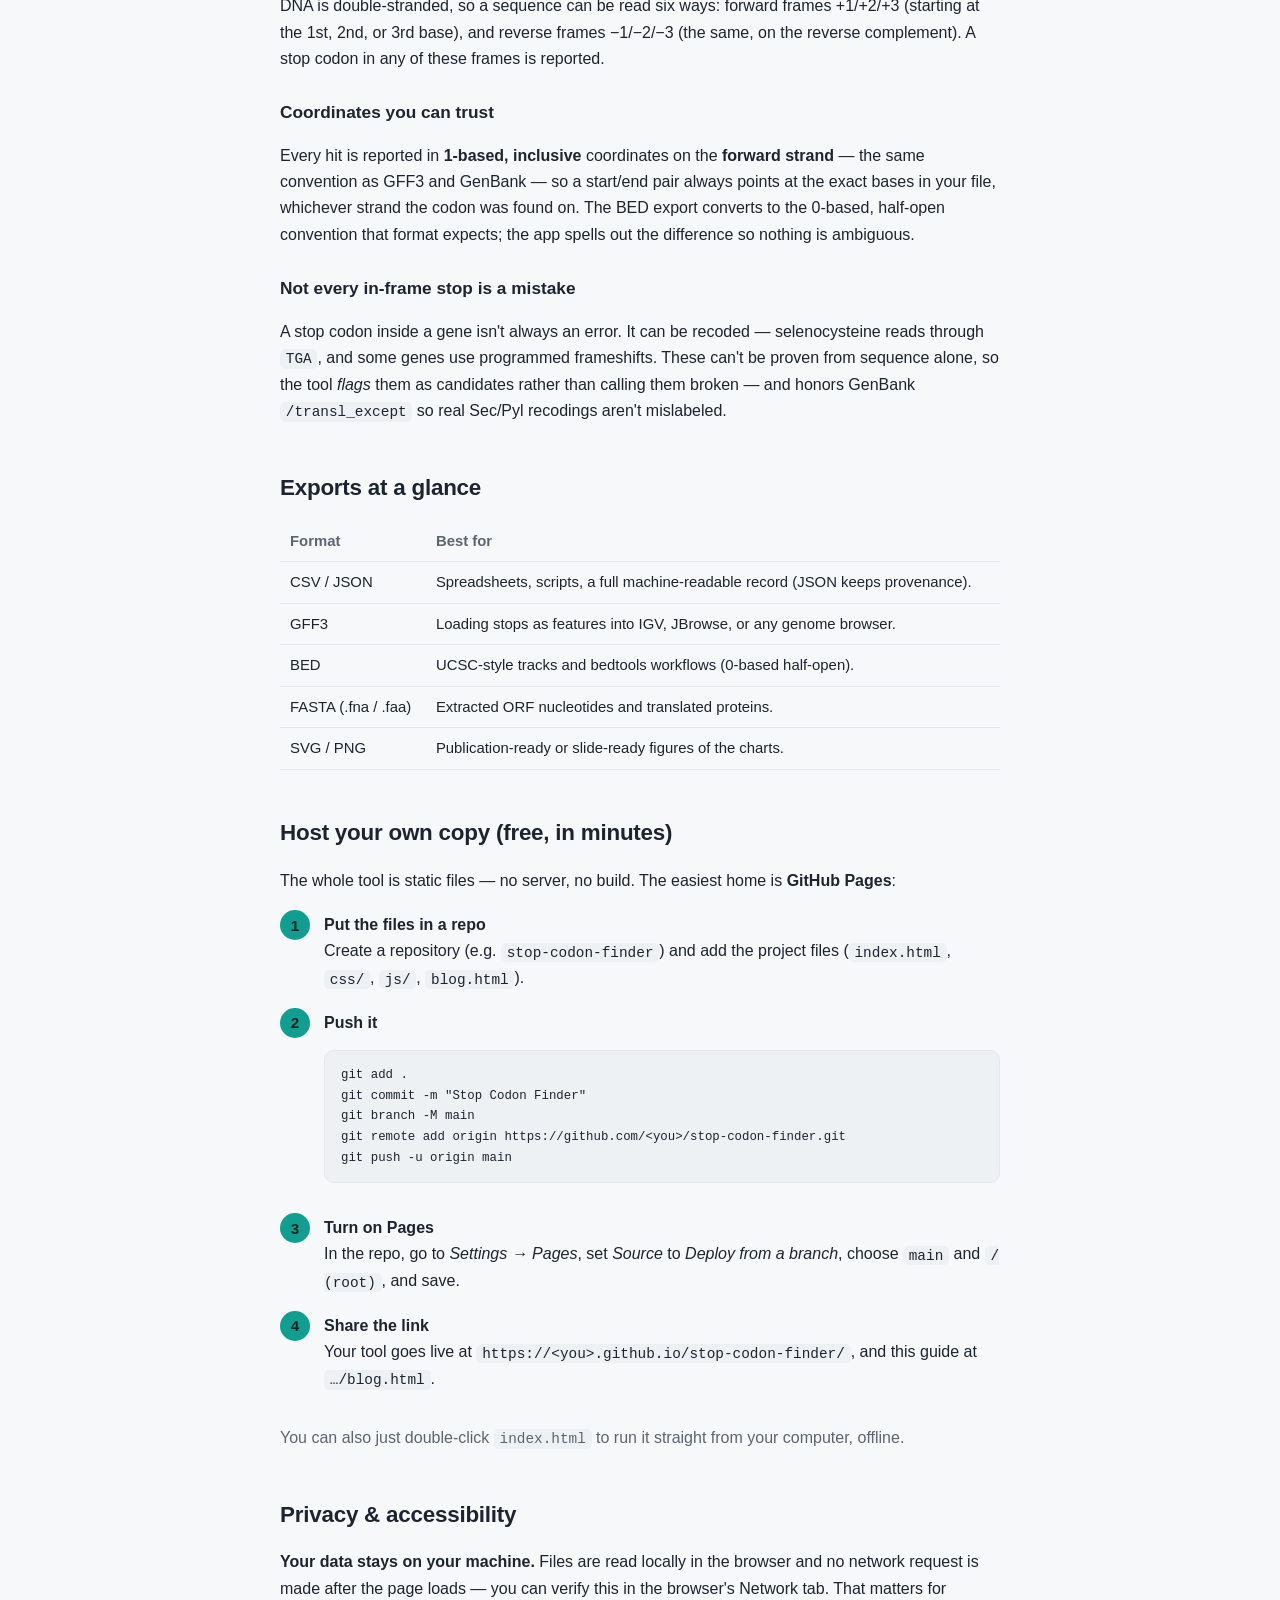
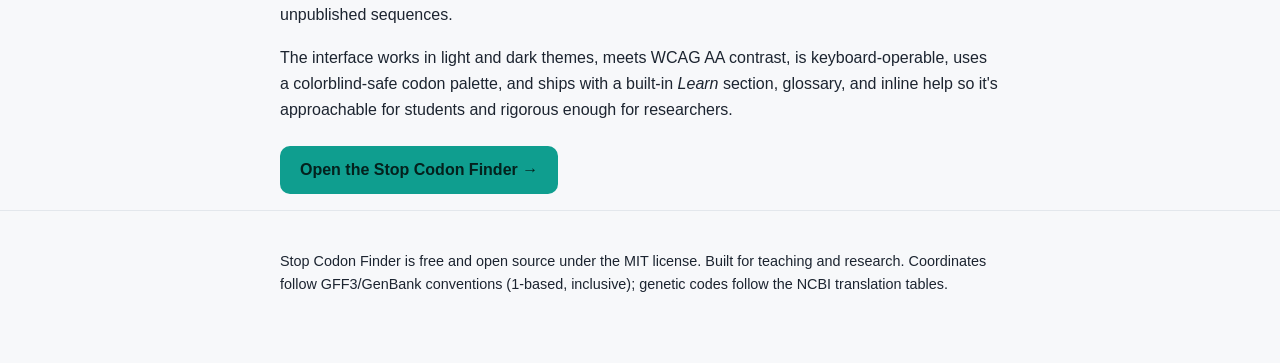
<file: blog.html>
<!DOCTYPE html>
<html lang="en">
<head>
<meta charset="utf-8">
<meta name="viewport" content="width=device-width, initial-scale=1">
<title>Stop Codon Finder — a browser tool for finding & annotating stop codons</title>
<meta name="description" content="How to find every stop codon in a genome, map it to its gene, and export it — free, in your browser, with nothing uploaded. A guide to the Stop Codon Finder.">
<style>
  :root{
    --bg:#f7f8fa; --card:#ffffff; --ink:#1c2430; --muted:#5a6572; --line:#e3e7ec;
    --accent:#0f9e8f; --accent-ink:#0b7f73; --link:#0b7f73; --code-bg:#eef1f4;
    --taa:#8a6300; --tag:#a15c00; --tga:#0b7f73;
    --maxw:760px;
  }
  @media (prefers-color-scheme: dark){
    :root{ --bg:#0e1319; --card:#151c25; --ink:#e6edf3; --muted:#9aa7b4; --line:#26303b;
      --accent:#2dd4bf; --accent-ink:#2dd4bf; --link:#5eead4; --code-bg:#0b1016;
      --taa:#d9a441; --tag:#e8975a; --tga:#2dd4bf; }
  }
  *{box-sizing:border-box}
  html{-webkit-text-size-adjust:100%}
  body{margin:0;background:var(--bg);color:var(--ink);
    font:16px/1.65 -apple-system,BlinkMacSystemFont,"Segoe UI",Roboto,Helvetica,Arial,sans-serif;}
  a{color:var(--link);text-underline-offset:2px}
  .wrap{max-width:var(--maxw);margin:0 auto;padding:0 20px}
  header.hero{padding:56px 0 28px;border-bottom:1px solid var(--line);margin-bottom:8px}
  .badge{display:inline-flex;align-items:center;gap:8px;font-size:.8rem;font-weight:600;
    color:var(--accent-ink);background:color-mix(in srgb,var(--accent) 14%,transparent);
    padding:5px 11px;border-radius:999px;letter-spacing:.02em}
  h1{font-size:2.05rem;line-height:1.15;margin:.5em 0 .2em;letter-spacing:-.02em}
  .sub{color:var(--muted);font-size:1.12rem;margin:0 0 22px}
  .cta{display:inline-block;background:var(--accent);color:#04211d;font-weight:700;
    text-decoration:none;padding:11px 20px;border-radius:10px;margin-right:10px}
  @media (prefers-color-scheme: dark){.cta{color:#04211d}}
  .cta.ghost{background:transparent;color:var(--ink);border:1px solid var(--line);font-weight:600}
  main{padding:14px 0 60px}
  h2{font-size:1.4rem;margin:2em 0 .5em;letter-spacing:-.01em}
  h3{font-size:1.08rem;margin:1.5em 0 .35em}
  p,li{color:var(--ink)}
  .muted{color:var(--muted)}
  code,kbd{background:var(--code-bg);border-radius:5px;padding:.12em .4em;font-size:.9em;
    font-family:ui-monospace,SFMono-Regular,Menlo,Consolas,monospace}
  pre{background:var(--code-bg);border:1px solid var(--line);border-radius:10px;
    padding:14px 16px;overflow-x:auto;font-size:.86rem;line-height:1.5}
  pre code{background:none;padding:0}
  .card{background:var(--card);border:1px solid var(--line);border-radius:12px;padding:18px 20px;margin:18px 0}
  ol.steps{counter-reset:s;list-style:none;padding:0;margin:16px 0}
  ol.steps>li{counter-increment:s;position:relative;padding:2px 0 16px 44px;margin:0}
  ol.steps>li::before{content:counter(s);position:absolute;left:0;top:0;width:30px;height:30px;
    display:grid;place-items:center;border-radius:50%;background:var(--accent);color:#04211d;
    font-weight:700;font-size:.95rem}
  ol.steps>li strong{display:block}
  .codons b.taa{color:var(--taa)} .codons b.tag{color:var(--tag)} .codons b.tga{color:var(--tga)}
  table{border-collapse:collapse;width:100%;margin:14px 0;font-size:.93rem}
  th,td{text-align:left;padding:8px 10px;border-bottom:1px solid var(--line);vertical-align:top}
  th{color:var(--muted);font-weight:600}
  footer{border-top:1px solid var(--line);padding:24px 0 60px;color:var(--muted);font-size:.9rem}
  .toc a{display:inline-block;margin:0 14px 6px 0;color:var(--muted);text-decoration:none;font-size:.92rem}
  .toc a:hover{color:var(--link)}
  hr{border:none;border-top:1px solid var(--line);margin:34px 0}
</style>
</head>
<body>
<header class="hero">
  <div class="wrap">
    <span class="badge">🧬 Scientific tools · Stop Codon Finder</span>
    <h1>Find every stop codon in a genome — and the gene it belongs to — in your browser</h1>
    <p class="sub">A free, open-source tool that scans DNA in all six reading frames, maps each
      stop codon to its gene, and exports the result to the formats your pipeline already speaks.
      No account, no upload, nothing leaves your machine.</p>
    <a class="cta" href="index.html">Open the tool →</a>
    <a class="cta ghost" href="#use">How to use it</a>
    <p class="toc" style="margin-top:22px">
      <a href="#story">The story</a>
      <a href="#what">What it does</a>
      <a href="#why">Why it's different</a>
      <a href="#use">How to use it</a>
      <a href="#science">The science, briefly</a>
      <a href="#export">Exports</a>
      <a href="#host">Host your own copy</a>
      <a href="#privacy">Privacy &amp; access</a>
    </p>
  </div>
</header>

<main class="wrap">

  <section id="story">
    <h2>Why this exists</h2>
    <p class="muted" style="margin-top:-6px">A short, honest origin story.</p>
    <p>My PI asked a simple question: <strong>how many stop codons are in bacteriophage N4?</strong>
      We needed the number for a project. The sensible move was to run it through
      <a href="https://usegalaxy.org" target="_blank" rel="noopener">Galaxy</a> — log into a server,
      find the right tool, grab the answer, move on.</p>
    <p>Instead I thought: what if I take <em>Claude Code</em> for a fun spin and just… build the thing?
      Something I actually own — no server to log into, no account, runs entirely in the browser, lives
      on my GitHub, and I can open it whenever I want and bend it however I like.</p>
    <p>"Count the stop codons in N4" is, on paper, a tiny task. It did not stay tiny. A little while later
      it had grown a six-frame scanner, gene-annotation mapping, the full set of NCBI genetic-code tables,
      CSV / Excel / GFF3 / BED / FASTA exports, colourblind-safe charts, a genome map — and, fittingly,
      N4 itself is now a one-click example inside the app. Textbook scope creep. No regrets.</p>
    <p>The punchline: my PI just did it in Galaxy anyway. By then I was far too deep to stop — so here we
      are. If you need to count stop codons, or you just want a no-server tool you can fork and make your
      own, <a href="index.html">it's all yours</a>. Enjoy.</p>
    <p class="muted">For the record, "how many stop codons?" turned out not to be a single number —
      <strong>8,438</strong> if you count every TAA/TAG/TGA across all six reading frames of N4, but only
      about <strong>72</strong> that actually terminate a gene. Which one you mean is exactly the kind of
      thing this tool makes easy to see.</p>
  </section>

  <section id="what">
    <h2>What it does</h2>
    <p>A <strong>stop codon</strong> is the three-letter signal that tells the ribosome to end a
      protein. In the standard code there are three of them —
      <span class="codons"><b class="taa">TAA</b> (ochre), <b class="tag">TAG</b> (amber),
      <b class="tga">TGA</b> (opal)</span> — though some organisms use a different set. The
      <strong>Stop Codon Finder</strong> reads a DNA sequence and reports <em>every</em> stop codon
      in <em>all six reading frames</em> (three forward, three reverse), with exact coordinates.</p>
    <p>Drop in a plain <strong>FASTA</strong> sequence and you get the full six-frame catalogue.
      Drop in an <strong>annotated</strong> genome — a <strong>GenBank</strong> file, a
      <strong>GFF3</strong>, or a FASTA + GFF3 pair — and it goes further: it tells you, for each
      stop codon, <em>which gene it lands in</em> and <em>what role it plays</em>.</p>
  </section>

  <section id="why">
    <h2>Why it's different</h2>
    <p>Plenty of tools list open reading frames (NCBI ORFfinder, EMBOSS, ExPASy Translate, the
      Sequence Manipulation Suite). What none of the free ones do is put each stop codon
      <strong>in the context of a genome annotation</strong>. This tool classifies every hit:</p>
    <table>
      <tr><th>Context</th><th>What it means</th></tr>
      <tr><td><code>cds-terminator</code></td><td>The stop that properly ends a gene.</td></tr>
      <tr><td><code>cds-internal-inframe</code></td><td>An in-frame stop <em>inside</em> a gene — a candidate for readthrough, selenocysteine (Sec), a programmed frameshift, a pseudogene, or a sequencing error.</td></tr>
      <tr><td><code>cds-internal-outframe</code></td><td>A stop inside a gene but in a different frame.</td></tr>
      <tr><td><code>intergenic</code></td><td>Outside any annotated feature.</td></tr>
    </table>
    <p>On top of that it handles things most web tools skip: <strong>circular genomes</strong>
      (stop codons that straddle the origin of a phage or plasmid), the full set of
      <strong>NCBI genetic-code tables</strong> (so <code>TGA</code> is correctly read as
      tryptophan in <em>Mycoplasma</em>, or <code>TCA</code>/<code>TTA</code> as stops in the codes
      that use them), IUPAC <strong>ambiguity codes</strong>, and a
      <strong>sanity check</strong> that warns you when the genetic code you picked looks wrong for
      your data.</p>
  </section>

  <section id="use">
    <h2>How to use it</h2>
    <ol class="steps">
      <li><strong>Load your sequence</strong>
        Drag a file onto the drop zone or click <em>Choose File(s)</em>. Accepted: FASTA
        (<code>.fasta/.fa/.fna</code>), GenBank (<code>.gb/.gbk</code>), GFF3
        (<code>.gff3</code>), or a FASTA + GFF3 pair. No file handy? Pick a bundled example from
        <em>Load example</em> — including a real Lambda phage genome.</li>
      <li><strong>Check the settings (optional)</strong>
        The tool auto-detects the genetic code and turns on annotation-aware mode when it finds
        features. You can override the <em>genetic code / translation table</em>, <em>indicate your
        organism</em>, or switch between <em>all stop codons</em> and <em>coding/predicted</em>
        mode.</li>
      <li><strong>Run the scan</strong>
        Click <em>Run scan</em>. A progress bar shows real throughput and an estimated time
        remaining — even multi-megabase genomes stay responsive.</li>
      <li><strong>Read the results</strong>
        You get summary stats (counts per codon, frame and strand, GC%, density), a
        <em>six-frame map</em> and <em>density plot</em>, a <em>per-gene summary</em>, and a
        sortable, filterable table of every hit with its gene and context.</li>
      <li><strong>Export</strong>
        Download <strong>CSV</strong>, <strong>JSON</strong>, <strong>GFF3</strong>,
        <strong>BED</strong>, <strong>FASTA</strong> of ORFs/proteins, or the charts as
        <strong>SVG/PNG</strong>. Every hit keeps one stable ID across all formats, so the files
        cross-reference cleanly and drop straight into IGV or a genome browser.</li>
    </ol>
    <p class="muted">Tip: keep the tab focused for very large genomes — browsers slow down
      background tabs, though your results are never affected.</p>
  </section>

  <section id="science">
    <h2>The science, briefly</h2>
    <h3>Six reading frames</h3>
    <p>DNA is double-stranded, so a sequence can be read six ways: forward frames +1/+2/+3 (starting
      at the 1st, 2nd, or 3rd base), and reverse frames −1/−2/−3 (the same, on the reverse
      complement). A stop codon in any of these frames is reported.</p>
    <h3>Coordinates you can trust</h3>
    <p>Every hit is reported in <strong>1-based, inclusive</strong> coordinates on the
      <strong>forward strand</strong> — the same convention as GFF3 and GenBank — so a start/end pair
      always points at the exact bases in your file, whichever strand the codon was found on. The
      BED export converts to the 0-based, half-open convention that format expects; the app spells
      out the difference so nothing is ambiguous.</p>
    <h3>Not every in-frame stop is a mistake</h3>
    <p>A stop codon inside a gene isn't always an error. It can be recoded — selenocysteine reads
      through <code>TGA</code>, and some genes use programmed frameshifts. These can't be proven
      from sequence alone, so the tool <em>flags</em> them as candidates rather than calling them
      broken — and honors GenBank <code>/transl_except</code> so real Sec/Pyl recodings aren't
      mislabeled.</p>
  </section>

  <section id="export">
    <h2>Exports at a glance</h2>
    <table>
      <tr><th>Format</th><th>Best for</th></tr>
      <tr><td>CSV / JSON</td><td>Spreadsheets, scripts, a full machine-readable record (JSON keeps provenance).</td></tr>
      <tr><td>GFF3</td><td>Loading stops as features into IGV, JBrowse, or any genome browser.</td></tr>
      <tr><td>BED</td><td>UCSC-style tracks and bedtools workflows (0-based half-open).</td></tr>
      <tr><td>FASTA (.fna / .faa)</td><td>Extracted ORF nucleotides and translated proteins.</td></tr>
      <tr><td>SVG / PNG</td><td>Publication-ready or slide-ready figures of the charts.</td></tr>
    </table>
  </section>

  <section id="host">
    <h2>Host your own copy (free, in minutes)</h2>
    <p>The whole tool is static files — no server, no build. The easiest home is
      <strong>GitHub Pages</strong>:</p>
    <ol class="steps">
      <li><strong>Put the files in a repo</strong>
        Create a repository (e.g. <code>stop-codon-finder</code>) and add the project files
        (<code>index.html</code>, <code>css/</code>, <code>js/</code>, <code>blog.html</code>).</li>
      <li><strong>Push it</strong>
        <pre><code>git add .
git commit -m "Stop Codon Finder"
git branch -M main
git remote add origin https://github.com/&lt;you&gt;/stop-codon-finder.git
git push -u origin main</code></pre></li>
      <li><strong>Turn on Pages</strong>
        In the repo, go to <em>Settings → Pages</em>, set <em>Source</em> to <em>Deploy from a
        branch</em>, choose <code>main</code> and <code>/ (root)</code>, and save.</li>
      <li><strong>Share the link</strong>
        Your tool goes live at <code>https://&lt;you&gt;.github.io/stop-codon-finder/</code>, and
        this guide at <code>…/blog.html</code>.</li>
    </ol>
    <p class="muted">You can also just double-click <code>index.html</code> to run it straight from
      your computer, offline.</p>
  </section>

  <section id="privacy">
    <h2>Privacy &amp; accessibility</h2>
    <p><strong>Your data stays on your machine.</strong> Files are read locally in the browser and
      no network request is made after the page loads — you can verify this in the browser's Network
      tab. That matters for unpublished sequences.</p>
    <p>The interface works in light and dark themes, meets WCAG AA contrast, is keyboard-operable,
      uses a colorblind-safe codon palette, and ships with a built-in <em>Learn</em> section,
      glossary, and inline help so it's approachable for students and rigorous enough for
      researchers.</p>
    <p style="margin-top:22px"><a class="cta" href="index.html">Open the Stop Codon Finder →</a></p>
  </section>

</main>

<footer>
  <div class="wrap">
    <p>Stop Codon Finder is free and open source under the MIT license. Built for teaching and
      research. Coordinates follow GFF3/GenBank conventions (1-based, inclusive); genetic codes
      follow the NCBI translation tables.</p>
  </div>
</footer>
</body>
</html>
</file>
<file: css/styles.css>
/* ==========================================================================
   Stop Codon Finder -- stylesheet
   Modern "scientific software" aesthetic. Light + dark themes via CSS custom
   properties, switchable by prefers-color-scheme or the manual toggle (which
   stamps data-theme on <html>). No external assets -- file:// safe.
   ========================================================================== */

:root {
  --font-sans: -apple-system, BlinkMacSystemFont, "Segoe UI", Roboto, Helvetica, Arial, sans-serif;
  --font-mono: "SFMono-Regular", Consolas, "Liberation Mono", Menlo, monospace;

  --radius-sm: 6px;
  --radius-md: 10px;
  --radius-lg: 16px;

  /* Ordered codon color ramp -- assigned to the active table's ordered stop
     list by INDEX (--codon-1 = first stop, etc.), never by codon name, so a
     codon never means two different colors. */
  /* Default = colour-blind-safe (Okabe–Ito). JS (palettes.js) overrides these
     inline when another scheme is chosen; these values keep the default correct
     with JS disabled and avoid any first-paint flash. */
  --codon-1: #e69f00; /* orange         */
  --codon-2: #56b4e9; /* sky blue       */
  --codon-3: #009e73; /* bluish-green   */
  --codon-4: #d55e00; /* vermillion     */
  --codon-5: #0072b2; /* blue           */
  --codon-6: #cc79a7; /* reddish-purple */

  /* Legacy aliases kept for any inline reference */
  --ochre: var(--codon-1);
  --amber: var(--codon-2);
  --opal: var(--codon-3);

  /* Darker codon "ink" ramp for the codon colored as TEXT on the light card
     (results-table pills). The saturated --codon-N above stay for chart FILLS;
     these are darkened to meet WCAG AA (>=4.5:1) on --bg-elevated (#fff), since
     the standard-stop hues (ochre/amber/opal) fail as small bold text on white.
     Overridden back to the bright hues in dark mode. */
  --codon-1-ink: #946200;
  --codon-2-ink: #1f6f9e;
  --codon-3-ink: #00785a;
  --codon-4-ink: #b34a00;
  --codon-5-ink: #0067a3;
  --codon-6-ink: #a24c7e;

  /* --- Gemstone identity (decorative fills/borders/gradients ONLY) --------- */
  --gem-ochre: var(--codon-1);          /* TAA */
  --gem-amber: var(--codon-2);          /* TAG */
  --gem-opal:  var(--codon-3);          /* TGA */
  /* faceted highlight tints for gem gradients (fixed, read fine in both themes
     because they only ever sit under other decoration, never behind text) */
  --gem-ochre-hi: #e6c24d;
  --gem-amber-hi: #ffb85e;
  --gem-opal-hi:  #4fe0c8;

  /* warm paper wash for the page body (very low alpha; cards stay opaque) */
  --paper-glow-a: rgba(184,134,11,0.055);   /* ochre glow, top-left  */
  --paper-glow-b: rgba(15,158,143,0.045);   /* opal glow, top-right  */
  --paper-grain:  rgba(120,110,90,0.020);   /* faint tactile grain   */

  /* hairline "gel" divider tint */
  --rule-fade: color-mix(in srgb, var(--border) 70%, transparent);

  --strand-plus: #2563eb;
  --strand-minus: #a855f7;
  /* Darker purple for the '-' strand pill text on white (bright #a855f7 fails AA). */
  --strand-minus-ink: #7c34c6;

  /* Context hues */
  --ctx-terminator: #157a52;
  --ctx-terminator-bg: rgba(21, 122, 82, 0.14);
  --ctx-inframe-cds: #0f766e;
  --ctx-inframe-cds-bg: rgba(15, 118, 110, 0.14);
  --ctx-outframe: #a15c00;
  --ctx-outframe-bg: rgba(161, 92, 0, 0.14);
  --ctx-noncoding: #566573;
  --ctx-noncoding-bg: rgba(86, 101, 115, 0.14);
  --ctx-intergenic: #6c7a89;
  --ctx-intergenic-bg: rgba(108, 122, 137, 0.12);
  --ctx-orf: #4d5db0;
  --ctx-orf-bg: rgba(91, 108, 196, 0.16);

  /* Light theme */
  --bg: #f4f6f9;
  --bg-elevated: #ffffff;
  --bg-subtle: #eef1f4;
  --bg-inset: #e7ecf1;
  --text: #16202a;
  --text-muted: #5b6b7a;
  --text-faint: #8a97a3;
  --border: #d7dee4;
  --border-strong: #b9c4cd;
  --accent: #0f6e5f;
  --accent-strong: #0b5346;
  --accent-contrast: #ffffff;
  --accent-bg: rgba(15, 110, 95, 0.10);
  --focus-ring: #2563eb;
  --danger: #b3261e;
  --danger-bg: #fdecea;
  --warning: #8a5a00;
  --warning-bg: #fff6e0;
  --info: #0b5b8c;
  --info-bg: #e8f3fb;
  --success: #157a52;
  --success-bg: #e6f5ee;
  --shadow: 0 1px 2px rgba(16, 24, 32, 0.06), 0 6px 20px rgba(16, 24, 32, 0.06);
}

:root[data-theme="dark"] {
  --codon-1: #f0a830;
  --codon-2: #6bc0f0;
  --codon-3: #2fc79a;
  --codon-4: #f0813c;
  --codon-5: #4aa8e6;
  --codon-6: #e39bc4;

  /* On the dark card the bright hues already pass AA, so the pill ink IS the
     chart hue. */
  --codon-1-ink: var(--codon-1);
  --codon-2-ink: var(--codon-2);
  --codon-3-ink: var(--codon-3);
  --codon-4-ink: var(--codon-4);
  --codon-5-ink: var(--codon-5);
  --codon-6-ink: var(--codon-6);
  --strand-minus-ink: var(--strand-minus);

  /* warmer paper wash for dark theme (decorative, non-text) */
  --paper-glow-a: rgba(216,169,56,0.045);
  --paper-glow-b: rgba(53,208,182,0.040);
  --paper-grain:  rgba(180,190,200,0.022);

  --ctx-terminator: #52d59a;
  --ctx-terminator-bg: rgba(82, 213, 154, 0.16);
  --ctx-inframe-cds: #4fd7c6;
  --ctx-inframe-cds-bg: rgba(79, 215, 198, 0.16);
  --ctx-outframe: #f0b45a;
  --ctx-outframe-bg: rgba(240, 180, 90, 0.16);
  --ctx-noncoding: #a9b6c2;
  --ctx-noncoding-bg: rgba(169, 182, 194, 0.14);
  --ctx-intergenic: #9aa7b4;
  --ctx-intergenic-bg: rgba(154, 167, 180, 0.12);
  --ctx-orf: #a3b1f0;
  --ctx-orf-bg: rgba(143, 160, 232, 0.18);

  --bg: #0f1417;
  --bg-elevated: #161d22;
  --bg-subtle: #1c242a;
  --bg-inset: #121a1f;
  --text: #e7edf1;
  --text-muted: #9db0bd;
  --text-faint: #6f8090;
  --border: #2a343b;
  --border-strong: #3c4952;
  --accent: #35d0b6;
  --accent-strong: #5fe2cb;
  --accent-contrast: #06201b;
  --accent-bg: rgba(53, 208, 182, 0.12);
  --focus-ring: #5fb0ff;
  --danger: #ff6b60;
  --danger-bg: #3a1613;
  --warning: #ffc247;
  --warning-bg: #332405;
  --info: #6cc4ff;
  --info-bg: #0c2433;
  --success: #52d59a;
  --success-bg: #0e2a1e;
  --shadow: 0 1px 2px rgba(0, 0, 0, 0.4), 0 10px 30px rgba(0, 0, 0, 0.35);
}

@media (prefers-color-scheme: dark) {
  :root:not([data-theme="light"]) {
    --codon-1: #f0a830;
    --codon-2: #6bc0f0;
    --codon-3: #2fc79a;
    --codon-4: #f0813c;
    --codon-5: #4aa8e6;
    --codon-6: #e39bc4;

    --codon-1-ink: var(--codon-1);
    --codon-2-ink: var(--codon-2);
    --codon-3-ink: var(--codon-3);
    --codon-4-ink: var(--codon-4);
    --codon-5-ink: var(--codon-5);
    --codon-6-ink: var(--codon-6);
    --strand-minus-ink: var(--strand-minus);

    /* warmer paper wash for dark theme (decorative, non-text) */
    --paper-glow-a: rgba(216,169,56,0.045);
    --paper-glow-b: rgba(53,208,182,0.040);
    --paper-grain:  rgba(180,190,200,0.022);

    --ctx-terminator: #52d59a;
    --ctx-terminator-bg: rgba(82, 213, 154, 0.16);
    --ctx-inframe-cds: #4fd7c6;
    --ctx-inframe-cds-bg: rgba(79, 215, 198, 0.16);
    --ctx-outframe: #f0b45a;
    --ctx-outframe-bg: rgba(240, 180, 90, 0.16);
    --ctx-noncoding: #a9b6c2;
    --ctx-noncoding-bg: rgba(169, 182, 194, 0.14);
    --ctx-intergenic: #9aa7b4;
    --ctx-intergenic-bg: rgba(154, 167, 180, 0.12);
    --ctx-orf: #a3b1f0;
    --ctx-orf-bg: rgba(143, 160, 232, 0.18);

    --bg: #0f1417;
    --bg-elevated: #161d22;
    --bg-subtle: #1c242a;
    --bg-inset: #121a1f;
    --text: #e7edf1;
    --text-muted: #9db0bd;
    --text-faint: #6f8090;
    --border: #2a343b;
    --border-strong: #3c4952;
    --accent: #35d0b6;
    --accent-strong: #5fe2cb;
    --accent-contrast: #06201b;
    --accent-bg: rgba(53, 208, 182, 0.12);
    --focus-ring: #5fb0ff;
    --danger: #ff6b60;
    --danger-bg: #3a1613;
    --warning: #ffc247;
    --warning-bg: #332405;
    --info: #6cc4ff;
    --info-bg: #0c2433;
    --success: #52d59a;
    --success-bg: #0e2a1e;
    --shadow: 0 1px 2px rgba(0, 0, 0, 0.4), 0 10px 30px rgba(0, 0, 0, 0.35);
  }
}

* { box-sizing: border-box; }
html, body { margin: 0; padding: 0; }

body {
  background-color: var(--bg);
  background-image:
    radial-gradient(1100px 620px at 12% -8%,  var(--paper-glow-a), transparent 60%),
    radial-gradient(1000px 700px at 100% 0%,  var(--paper-glow-b), transparent 55%),
    radial-gradient(var(--paper-grain) 0.5px, transparent 0.5px);
  background-size: auto, auto, 22px 22px;   /* 3rd layer = faint dot grain */
  background-attachment: fixed, fixed, fixed;
  color: var(--text);
  font-family: var(--font-sans);
  line-height: 1.5;
  -webkit-font-smoothing: antialiased;
  font-feature-settings: "kern" 1, "liga" 1, "calt" 1;
  text-rendering: optimizeLegibility;
  transition: background-color 0.15s ease, color 0.15s ease;
}

a { color: var(--accent-strong); }

.visually-hidden {
  position: absolute;
  width: 1px; height: 1px;
  padding: 0; margin: -1px;
  overflow: hidden;
  clip: rect(0,0,0,0);
  white-space: nowrap;
  border: 0;
}

/* ---------------------------------- Layout ------------------------------ */

.app-shell {
  max-width: 1180px;
  margin: 0 auto;
  padding: 0 20px 64px;
}

.app-header {
  display: flex;
  align-items: flex-start;
  justify-content: space-between;
  gap: 16px;
  padding: 28px 0 20px;
  border-bottom: 1px solid var(--rule-fade);
  margin-bottom: 28px;
}

.brand { display: flex; align-items: center; gap: 12px; }

.brand-mark {
  width: 42px; height: 42px;
  border-radius: var(--radius-md);
  background: none;                 /* override the old gradient box */
  overflow: hidden;
  display: flex; align-items: center; justify-content: center;
  color: #fff; font-weight: 700; font-size: 1rem;
  box-shadow: var(--shadow); flex: none;
}

.brand h1 { font-size: 1.35rem; margin: 0; letter-spacing: -0.02em; }
.brand p { margin: 2px 0 0; color: var(--text-muted); font-size: 0.92rem; }
.brand p em {                       /* gemstone words in tagline (decorative underline) */
  font-style: normal; font-weight: 600;
  border-bottom: 2px solid var(--gem-amber);
}

.header-actions { display: flex; align-items: center; gap: 10px; }

main { display: flex; flex-direction: column; gap: 24px; }

section.card {
  background: var(--bg-elevated);
  border: 1px solid var(--border);
  border-radius: var(--radius-lg);
  padding: 22px;
  box-shadow: var(--shadow);
  transition: transform .18s ease, box-shadow .18s ease, border-color .12s ease;
}
section.card:hover {
  transform: translateY(-2px);
  box-shadow: 0 2px 4px rgba(16,24,32,.06), 0 14px 34px rgba(16,24,32,.10);
}
/* When a card holds an OPEN custom dropdown (e.g. "Load example"), lift the
   whole card above later sections so the menu is never covered. The hover-lift
   transform above turns each card into a stacking context, which would
   otherwise trap the menu's z-index inside the card. */
section.card.menu-open,
section.card:has(.menu-list:not([hidden])) {
  position: relative;
  z-index: 30;
}

#results-section { display: flex; flex-direction: column; gap: 24px; }

h2 { margin: 0 0 4px; font-size: 1.05rem; letter-spacing: -0.005em; }

.section-intro { color: var(--text-muted); font-size: 0.9rem; margin: 0 0 16px; }

/* ------------------------------ Buttons --------------------------------- */

button { font-family: inherit; font-size: 0.92rem; cursor: pointer; }

.btn {
  appearance: none;
  border: 1px solid var(--border-strong);
  background: var(--bg-elevated);
  color: var(--text);
  padding: 9px 16px;
  border-radius: var(--radius-sm);
  font-weight: 600;
  display: inline-flex; align-items: center; gap: 8px;
  transition: background-color 0.12s ease, transform 0.05s ease, border-color 0.12s ease;
}
.btn:hover { border-color: var(--accent); }
.btn:active { transform: translateY(1px); }

.btn-primary { background: var(--accent); border-color: var(--accent); color: var(--accent-contrast); }
.btn-primary:hover { background: var(--accent-strong); border-color: var(--accent-strong); }

.btn-ghost { background: transparent; border-color: transparent; }
.btn-ghost:hover { background: var(--bg-subtle); border-color: var(--border); }

.btn-danger { color: var(--danger); border-color: var(--danger); background: transparent; }
.btn-danger:hover { background: var(--danger-bg); border-color: var(--danger); }

.btn-sm { padding: 6px 12px; font-size: 0.84rem; }

.btn:focus-visible,
input:focus-visible,
select:focus-visible,
a:focus-visible,
th button:focus-visible,
.seg:focus-visible,
[tabindex]:focus-visible {
  outline: 3px solid var(--focus-ring);
  outline-offset: 2px;
}

.icon-toggle {
  width: 40px; height: 40px;
  border-radius: 999px;
  display: inline-flex; align-items: center; justify-content: center;
  border: 1px solid var(--border-strong);
  background: var(--bg-elevated);
  color: var(--text); font-size: 1.05rem;
}
.icon-toggle:hover { border-color: var(--accent); }

/* Codon colour-scheme selector (header, beside the theme toggle) */
.scheme-field { display: inline-flex; align-items: center; gap: 6px; }
.scheme-label {
  display: inline-flex; align-items: center; justify-content: center;
  color: var(--text-muted); font-size: 1rem; line-height: 1;
}
.scheme-select {
  height: 40px;
  padding: 0 30px 0 12px;
  border-radius: 999px;
  border: 1px solid var(--border-strong);
  background: var(--bg-elevated);
  color: var(--text);
  font: inherit; font-size: 0.84rem; font-weight: 600;
  cursor: pointer;
  max-width: 12rem;
}
.scheme-select:hover { border-color: var(--accent); }

/* --------------------------- Dropdown menu ------------------------------- */

.menu { position: relative; display: inline-block; }
.menu-list {
  position: absolute;
  top: calc(100% + 6px);
  left: 0;
  min-width: 250px;
  background: var(--bg-elevated);
  border: 1px solid var(--border-strong);
  border-radius: var(--radius-md);
  box-shadow: var(--shadow);
  padding: 6px;
  z-index: 20;
  text-align: left;
}
.menu-list[hidden] { display: none; }
.menu-list button {
  display: block; width: 100%;
  text-align: left;
  padding: 8px 10px;
  border: none; background: none; color: var(--text);
  border-radius: var(--radius-sm);
  font-weight: 500;
}
.menu-list button:hover { background: var(--bg-subtle); }

/* ------------------------------ Drop zone -------------------------------- */

.dropzone {
  border: 2px dashed var(--border-strong);
  border-radius: var(--radius-lg);
  padding: 40px 24px;
  text-align: center;
  background: var(--bg-subtle);
  cursor: pointer;
  transition: border-color 0.15s ease, background-color 0.15s ease;
}
.dropzone:hover, .dropzone:focus-visible { border-color: var(--accent); }
.dropzone.dragover { border-color: var(--accent); background: var(--accent-bg); }

.dropzone .dz-icon { font-size: 2.2rem; margin-bottom: 8px; display: block; }
.dropzone .dz-title { font-weight: 700; font-size: 1.05rem; margin-bottom: 4px; }
.dropzone .dz-sub { color: var(--text-muted); font-size: 0.86rem; margin-bottom: 18px; }

.dz-actions { display: flex; gap: 10px; justify-content: center; flex-wrap: wrap; }

/* --------------------------------- Slots --------------------------------- */

.slots {
  display: grid;
  grid-template-columns: 1fr 1fr;
  gap: 14px;
  margin-top: 16px;
}
.slots[hidden] { display: none; }

.slot {
  border: 1px solid var(--border);
  border-radius: var(--radius-md);
  background: var(--bg-subtle);
  padding: 14px 16px;
  min-height: 96px;
}
.slot.filled { background: var(--bg-elevated); border-color: var(--border-strong); }
.slot.disabled { opacity: 0.6; }

.slot-head { margin-bottom: 8px; }
.slot-tag {
  font-size: 0.7rem; text-transform: uppercase; letter-spacing: 0.06em;
  font-weight: 700; color: var(--text-faint);
}

.slot-empty { color: var(--text-faint); font-size: 0.86rem; padding: 6px 0; }

.slot-file { display: flex; flex-direction: column; gap: 8px; }
.slot-file-top { display: flex; align-items: center; gap: 8px; flex-wrap: wrap; }
.slot-name {
  font-family: var(--font-mono);
  background: var(--bg-inset);
  border: 1px solid var(--border);
  border-radius: 999px;
  padding: 3px 10px;
  font-size: 0.82rem;
  color: var(--text);
  max-width: 100%;
  overflow: hidden; text-overflow: ellipsis; white-space: nowrap;
}
.slot-size { font-size: 0.8rem; color: var(--text-muted); }

.format-badge {
  font-size: 0.68rem; font-weight: 700;
  text-transform: uppercase; letter-spacing: 0.04em;
  padding: 2px 8px; border-radius: 999px;
  background: var(--accent-bg); color: var(--accent-strong);
  border: 1px solid transparent;
}

.slot-status { font-size: 0.82rem; display: flex; align-items: center; gap: 6px; }
.slot-status.ok { color: var(--success); }
.slot-status.neutral { color: var(--text-muted); }
.slot-meta { font-size: 0.8rem; color: var(--text-muted); }

.slot-actions { display: flex; gap: 8px; margin-top: 2px; }

.load-footer { margin-top: 14px; }
.load-footer[hidden] { display: none; }

.dot { display: inline-block; width: 8px; height: 8px; border-radius: 999px; }
.dot-warn { background: var(--warning); }
.dot-ok { background: var(--success); }

/* ------------------------------- Settings -------------------------------- */

#settings-section[hidden], #results-section[hidden] { display: none; }

.settings-grid {
  display: flex;
  flex-wrap: wrap;
  gap: 24px 32px;
  align-items: flex-start;
  margin-bottom: 8px;
}
.setting { display: flex; flex-direction: column; gap: 8px; min-width: 200px; }
.setting-label { font-size: 0.8rem; font-weight: 700; color: var(--text); }
.setting-hint { margin: 0; font-size: 0.8rem; color: var(--text-muted); }
.setting[hidden] { display: none; }

.segmented {
  display: inline-flex;
  border: 1px solid var(--border-strong);
  border-radius: var(--radius-sm);
  overflow: hidden;
  background: var(--bg-subtle);
  width: fit-content;
}
.seg {
  border: none;
  background: transparent;
  color: var(--text-muted);
  padding: 8px 16px;
  font-weight: 600;
  font-size: 0.86rem;
}
.seg + .seg { border-left: 1px solid var(--border); }
.seg[aria-checked="true"] {
  background: var(--accent);
  color: var(--accent-contrast);
}

.setting select {
  font-family: inherit; font-size: 0.9rem;
  padding: 8px 10px; border-radius: var(--radius-sm);
  border: 1px solid var(--border-strong);
  background: var(--bg-elevated); color: var(--text);
  min-width: 220px;
}

.slider-row { display: flex; align-items: center; gap: 10px; }
.slider-row input[type="range"] { flex: 1; min-width: 120px; accent-color: var(--accent); }
.slider-row input[type="number"] {
  width: 72px; font-family: inherit; font-size: 0.9rem;
  padding: 6px 8px; border-radius: var(--radius-sm);
  border: 1px solid var(--border-strong);
  background: var(--bg-elevated); color: var(--text);
}
.slider-row .unit { font-size: 0.82rem; color: var(--text-muted); }
.check { font-size: 0.82rem; color: var(--text-muted); display: flex; align-items: center; gap: 6px; }
.check input { accent-color: var(--accent); }
.check.is-disabled { opacity: 0.5; }
.orf-disclaimer {
  padding: 8px 10px;
  border-left: 3px solid var(--accent);
  background: var(--bg-inset);
  border-radius: var(--radius-sm);
  line-height: 1.45;
  max-width: 46ch;
}

.settings-summary {
  margin: 16px 0 0;
  padding: 10px 14px;
  background: var(--bg-inset);
  border: 1px solid var(--border);
  border-radius: var(--radius-md);
  font-size: 0.86rem;
  color: var(--text-muted);
}
.settings-actions { margin-top: 16px; }

/* Organism control + optional tag */
.setting-optional { font-weight: 400; color: var(--text-faint); }
.setting input[type="text"] {
  font-family: inherit; font-size: 0.9rem;
  padding: 8px 10px; border-radius: var(--radius-sm);
  border: 1px solid var(--border-strong);
  background: var(--bg-elevated); color: var(--text);
  min-width: 220px;
}

/* Dismissible genetic-code provenance / conflict note */
.code-note {
  margin: 16px 0 0;
  display: flex; gap: 10px; align-items: flex-start;
  padding: 10px 14px;
  background: var(--info-bg); color: var(--info);
  border: 1px solid currentColor; border-radius: var(--radius-md);
  font-size: 0.86rem;
}
.code-note[hidden] { display: none; }
.code-note.conflict { background: var(--warning-bg); color: var(--warning); }
.code-note-icon { flex: 0 0 auto; line-height: 1.4; }
.code-note-text { flex: 1 1 auto; }
.code-note-dismiss {
  flex: 0 0 auto; border: none; background: transparent; color: inherit;
  font-size: 1.1rem; line-height: 1; cursor: pointer; padding: 0 2px;
  opacity: 0.75;
}
.code-note-dismiss:hover { opacity: 1; }

/* -------------------------------- Banners -------------------------------- */

.banner {
  border-radius: var(--radius-md);
  padding: 14px 16px;
  font-size: 0.9rem;
  display: flex; gap: 10px; align-items: flex-start;
  border: 1px solid transparent;
}
.banner strong { display: block; margin-bottom: 2px; }
.banner-error { background: var(--danger-bg); color: var(--danger); border-color: currentColor; }
.banner-warning { background: var(--warning-bg); color: var(--warning); border-color: currentColor; }
.banner-info { background: var(--info-bg); color: var(--info); border-color: currentColor; }
.banner-success { background: var(--success-bg); color: var(--success); border-color: currentColor; }
.banner[hidden] { display: none; }

/* ------------------------------- Progress -------------------------------- */

.progress-panel { padding: 20px 22px; }
.progress-top { display: flex; align-items: baseline; justify-content: space-between; gap: 12px; }
.progress-percent { font-size: 1.6rem; font-weight: 700; font-variant-numeric: tabular-nums; }
.progress-percent .pct { font-size: 1rem; color: var(--text-muted); margin-left: 1px; }

.progress-track {
  width: 100%; height: 12px;
  border-radius: 999px;
  background: var(--bg-inset);
  border: 1px solid var(--border);
  overflow: hidden;
  margin: 12px 0;
}
.progress-fill {
  height: 100%; width: 0%;
  background: linear-gradient(90deg, var(--codon-1), var(--codon-2), var(--codon-3));
  transition: width 0.18s ease;
  position: relative; overflow: hidden;
}
/* travelling "gel" scan band on the determinate fill */
.progress-fill::after {
  content: ""; position: absolute; inset: 0;
  background: linear-gradient(90deg, transparent, rgba(255,255,255,.45), transparent);
  transform: translateX(-100%);
  animation: scfScan 1.4s ease-in-out infinite;
}
@keyframes scfScan { to { transform: translateX(100%); } }
html[data-scf-paused] .progress-fill::after { animation-play-state: paused; }
.progress-track.indeterminate .progress-fill {
  width: 40% !important;
  background: linear-gradient(90deg, transparent, var(--accent), transparent);
  animation: shimmer 1.1s linear infinite;
}
@keyframes shimmer {
  0% { transform: translateX(-120%); }
  100% { transform: translateX(320%); }
}

.progress-metrics {
  display: flex; flex-wrap: wrap; gap: 10px 28px;
  margin: 6px 0 12px;
}
.pm { display: flex; flex-direction: column; }
.pm-label { font-size: 0.68rem; text-transform: uppercase; letter-spacing: 0.05em; color: var(--text-faint); }
.pm-val { font-size: 0.95rem; font-weight: 600; font-variant-numeric: tabular-nums; }

.progress-foot { display: flex; align-items: center; justify-content: space-between; gap: 12px; }
.progress-stage { font-size: 0.86rem; color: var(--text-muted); font-family: var(--font-mono); }

/* -------------------------------- Stat cards ------------------------------ */

.stat-grid {
  display: grid;
  grid-template-columns: repeat(auto-fit, minmax(150px, 1fr));
  gap: 12px;
}
.stat-card {
  background: var(--bg-subtle);
  border: 1px solid var(--border);
  border-radius: var(--radius-md);
  padding: 14px 16px;
  transition: transform .16s ease, box-shadow .16s ease;
}
.stat-card:hover { transform: translateY(-2px); box-shadow: var(--shadow); }
.stat-card.accent-1:hover { box-shadow: -3px 0 0 -1px var(--gem-ochre), var(--shadow); }
.stat-card.accent-2:hover { box-shadow: -3px 0 0 -1px var(--gem-amber), var(--shadow); }
.stat-card.accent-3:hover { box-shadow: -3px 0 0 -1px var(--gem-opal),  var(--shadow); }
.stat-card.hero {
  grid-column: span 2;
  background: linear-gradient(135deg, var(--accent-bg), transparent);
  border-color: var(--accent);
}
.stat-card .stat-label {
  font-size: 0.72rem; text-transform: uppercase; letter-spacing: 0.04em;
  color: var(--text-muted); margin-bottom: 6px;
}
.stat-card .stat-value { font-size: 1.5rem; font-weight: 700; font-variant-numeric: tabular-nums; }
.stat-card.hero .stat-value { font-size: 2.1rem; }
.stat-card .stat-sub { font-size: 0.78rem; color: var(--text-muted); margin-top: 2px; }

.stat-card.accent-1 { border-left: 4px solid var(--codon-1); }
.stat-card.accent-2 { border-left: 4px solid var(--codon-2); }
.stat-card.accent-3 { border-left: 4px solid var(--codon-3); }
.stat-card.accent-4 { border-left: 4px solid var(--codon-4); }
.stat-card.accent-5 { border-left: 4px solid var(--codon-5); }
.stat-card.accent-6 { border-left: 4px solid var(--codon-6); }
.stat-card.strand-plus { border-left: 4px solid var(--strand-plus); }
.stat-card.strand-minus { border-left: 4px solid var(--strand-minus); }

/* Faceted "jewel" corner accent on the three gemstone stat cards (decorative). */
.stat-card.accent-1, .stat-card.accent-2, .stat-card.accent-3 { position: relative; overflow: hidden; }
.stat-card.accent-1::after, .stat-card.accent-2::after, .stat-card.accent-3::after {
  content: ""; position: absolute; top: -10px; right: -10px;
  width: 34px; height: 34px; border-radius: 6px; transform: rotate(45deg);
  opacity: .22; pointer-events: none;
}
.stat-card.accent-1::after { background: conic-gradient(from 45deg, var(--gem-ochre-hi), var(--gem-ochre), var(--gem-ochre-hi)); }
.stat-card.accent-2::after { background: conic-gradient(from 45deg, var(--gem-amber-hi), var(--gem-amber), var(--gem-amber-hi)); }
.stat-card.accent-3::after { background: conic-gradient(from 45deg, var(--gem-opal-hi),  var(--gem-opal),  var(--gem-opal-hi)); }

/* ------------------------------- Frame chart ------------------------------ */

.frame-chart-wrap { display: flex; gap: 24px; flex-wrap: wrap; align-items: flex-start; }
.frame-chart-wrap svg { flex: none; max-width: 100%; height: auto; }
.frame-table-wrap { flex: 1; min-width: 240px; overflow-x: auto; }

.legend { display: flex; gap: 14px; flex-wrap: wrap; font-size: 0.82rem; color: var(--text-muted); margin-top: 12px; }
.legend-swatch { display: inline-block; width: 10px; height: 10px; border-radius: 2px; margin-right: 6px; vertical-align: middle; }
.codon-legend { align-items: center; gap: 8px 16px; margin-top: 0; margin-bottom: 14px; }
.codon-legend-label { font-weight: 600; color: var(--text-muted); }
.codon-legend-item { display: inline-flex; align-items: center; gap: 6px; }
.codon-legend-name { color: var(--text-muted); }
.totals-chart { max-width: 600px; }
.totals-chart svg { display: block; width: 100%; height: auto; }
/* faint faceted fill behind the (still --codon-ink) legend pill text */
.codon-legend .codon-pill {
  position: relative;
  background: linear-gradient(135deg, color-mix(in srgb, currentColor 8%, transparent), transparent);
}

/* --------------------------------- Tables --------------------------------- */

table { border-collapse: collapse; width: 100%; font-size: 0.88rem; }
caption { text-align: left; color: var(--text-muted); font-size: 0.8rem; padding-bottom: 6px; }

th, td {
  padding: 8px 10px;
  border-bottom: 1px solid var(--border);
  text-align: left;
  white-space: nowrap;
}
thead th {
  color: var(--text-muted);
  font-size: 0.74rem; text-transform: uppercase; letter-spacing: 0.03em;
  position: sticky; top: 0; background: var(--bg-elevated); z-index: 1;
}
tbody tr:hover { background: var(--bg-subtle); }

.sortable-th button {
  background: none; border: none; color: inherit; font: inherit;
  text-transform: inherit; letter-spacing: inherit;
  padding: 0; display: inline-flex; align-items: center; gap: 4px;
}
.sortable-th button::after { content: "\2195"; opacity: 0.35; font-size: 0.8em; }
.sortable-th[aria-sort="ascending"] button::after { content: "\2191"; opacity: 1; }
.sortable-th[aria-sort="descending"] button::after { content: "\2193"; opacity: 1; }

.codon-pill {
  display: inline-flex; align-items: center;
  padding: 2px 8px; border-radius: 999px;
  font-family: var(--font-mono); font-size: 0.82rem; font-weight: 700;
  border: 1px solid transparent;
}

.strand-pill { font-family: var(--font-mono); font-weight: 700; }
.strand-pill.plus { color: var(--strand-plus); }
.strand-pill.minus { color: var(--strand-minus-ink); }

.gene-chip {
  display: inline-block; max-width: 180px;
  overflow: hidden; text-overflow: ellipsis; white-space: nowrap;
  vertical-align: bottom;
  font-family: var(--font-mono); font-size: 0.82rem;
  padding: 1px 8px; border-radius: 999px;
  background: var(--bg-inset); border: 1px solid var(--border);
  color: var(--text);
}
.gene-chip.empty { background: none; border: none; color: var(--text-faint); font-family: inherit; padding: 0; }

.ctx-badge {
  display: inline-flex; align-items: center;
  padding: 2px 8px; border-radius: 999px;
  font-size: 0.76rem; font-weight: 600;
  border: 1px solid transparent; white-space: nowrap;
}
.ctx-cds-terminator { background: var(--ctx-terminator-bg); color: var(--ctx-terminator); }
.ctx-cds-internal-inframe { background: var(--ctx-inframe-cds-bg); color: var(--ctx-inframe-cds); }
.ctx-cds-recoded { background: var(--ctx-orf-bg); color: var(--ctx-orf); }
.ctx-cds-internal-outframe { background: var(--ctx-outframe-bg); color: var(--ctx-outframe); }
.ctx-within-noncoding-gene { background: var(--ctx-noncoding-bg); color: var(--ctx-noncoding); }
.ctx-intergenic { background: var(--ctx-intergenic-bg); color: var(--ctx-intergenic); }
.ctx-orf-terminator { background: var(--ctx-orf-bg); color: var(--ctx-orf); }

.mini-meter {
  display: inline-block; width: 90px; height: 8px;
  border-radius: 999px; background: var(--bg-inset);
  overflow: hidden; vertical-align: middle;
}
.mini-meter > span { display: block; height: 100%; background: var(--ctx-terminator); }
.mini-meter.has-internal > span { background: var(--warning); }

.table-scroll {
  overflow-x: auto;
  border: 1px solid var(--border);
  border-radius: var(--radius-md);
  max-height: 560px;
  overflow-y: auto;
}
.table-note { font-size: 0.82rem; color: var(--text-muted); margin-top: 10px; }

/* ------------------------------- Controls row ------------------------------ */

.controls-row { display: flex; gap: 12px; flex-wrap: wrap; align-items: flex-end; margin-bottom: 16px; }
.field { display: flex; flex-direction: column; gap: 4px; font-size: 0.82rem; color: var(--text-muted); }
.field[hidden] { display: none; }
.field input, .field select {
  font-family: inherit; font-size: 0.9rem;
  padding: 7px 10px; border-radius: var(--radius-sm);
  border: 1px solid var(--border-strong);
  background: var(--bg-elevated); color: var(--text);
  min-width: 160px;
}
.spacer { flex: 1; }
.download-row { display: flex; gap: 8px; flex-wrap: wrap; align-items: center; }
.bed9-check { display: inline-flex; align-items: center; gap: 5px; font-size: 0.8rem; color: var(--text-muted); white-space: nowrap; }
.bed9-check input { margin: 0; }
/* Visual divider between the file-format buttons and the copy-to-clipboard
   actions in the results download row. Collapses when the row wraps. */
.dl-sep { width: 1px; align-self: stretch; min-height: 24px; background: var(--border); margin: 0 2px; }

/* Small per-table download controls on the frame / gene cards. */
.card-dl { display: flex; gap: 8px; flex-wrap: wrap; align-items: center; margin-top: 14px; }
.card-dl-label { font-size: 0.8rem; color: var(--text-muted); }

/* -------------------------- Visualizations (genome map) -------------------- */

.viz-toolbar { display: flex; gap: 12px; flex-wrap: wrap; align-items: flex-end; margin-bottom: 8px; }
.viz-block { margin-top: 18px; }
.viz-block-head {
  display: flex; align-items: center; justify-content: space-between;
  gap: 12px; margin-bottom: 8px; flex-wrap: wrap;
}
.viz-block-head h3 { margin: 0; font-size: 0.98rem; }
.viz-dl { display: flex; gap: 6px; }
.viz-scroll {
  overflow-x: auto;
  border: 1px solid var(--border);
  border-radius: var(--radius-md);
  background: var(--bg-elevated);
  padding: 8px;
}
.viz-scroll-center { display: flex; justify-content: center; }
.viz-canvas svg { display: block; max-width: 100%; height: auto; }
.viz-empty { color: var(--text-muted); font-size: 0.86rem; margin: 12px 4px; }
.viz-note { color: var(--text-muted); font-size: 0.82rem; margin: 0 0 8px; }

/* Gene / ORF map: per-gene arrows + rich hover/focus tooltip. */
.gene-glyph { cursor: pointer; }
.gene-glyph:focus { outline: none; }
.gene-glyph:focus-visible { outline: 2px solid var(--accent); outline-offset: 1px; }
.gene-glyph.viz-hl { outline: 2px solid var(--accent); }
.viz-tip {
  position: fixed; z-index: 60; pointer-events: none;
  background: var(--bg-elevated); color: var(--text);
  border: 1px solid var(--border-strong); border-radius: var(--radius-md);
  padding: 6px 9px; font-size: 0.78rem; line-height: 1.35; max-width: 300px;
  box-shadow: 0 6px 18px rgba(0, 0, 0, 0.18);
}
.viz-tip[hidden] { display: none; }

/* Cross-view linking: hovering a stop in any chart or table row highlights all. */
.viz-tick { cursor: pointer; }
.viz-tick.viz-hl { stroke-width: 3.5 !important; }
[data-hid].viz-hl:not(.viz-tick) { outline: 2px solid var(--accent); }
tr.viz-hl > td { background: var(--accent-bg); }
tr.row-flash > td {
  background: var(--accent-bg);
  animation: rowFlash 1.4s ease-out;
}
@keyframes rowFlash {
  0% { background: var(--accent); }
  100% { background: transparent; }
}

/* --------------------------------- Footer ---------------------------------- */

footer, .scf-footer {
  margin-top: 40px; padding-top: 20px;
  border-top: 1px solid var(--rule-fade);
  color: var(--text-muted); font-size: 0.82rem; text-align: center;
}
footer a, .scf-footer a { color: inherit; text-decoration: underline; }

.scf-gems { display: inline-flex; gap: 8px; margin-bottom: 10px; }
.scf-gem {
  font-family: var(--font-mono); font-size: .72rem; font-weight: 700; letter-spacing: .04em;
  padding: 3px 9px; border-radius: 6px; color: #fff;
  clip-path: polygon(12% 0,88% 0,100% 50%,88% 100%,12% 100%,0 50%);  /* faceted gem */
}
.scf-gem.g1 { background: linear-gradient(135deg,var(--gem-ochre-hi),var(--gem-ochre)); }
.scf-gem.g2 { background: linear-gradient(135deg,var(--gem-amber-hi),var(--gem-amber)); }
.scf-gem.g3 { background: linear-gradient(135deg,var(--gem-opal-hi), var(--gem-opal));  }
.scf-fact {
  min-height: 1.2em; margin: 6px 0 10px; color: var(--text); font-weight: 500;
  transition: opacity .5s ease;
}
@media (prefers-reduced-motion: reduce) { .scf-fact { transition: none; } }

/* --------------------------------- Responsive ------------------------------ */

@media (max-width: 900px) {
  .slots { grid-template-columns: 1fr; }
  .frame-chart-wrap { flex-direction: column; }
}

@media (max-width: 640px) {
  .app-shell { padding: 0 16px 48px; }
  .app-header { flex-direction: column; }
  .stat-grid { grid-template-columns: repeat(auto-fit, minmax(130px, 1fr)); }
  .stat-card.hero { grid-column: span 1; }
  .dropzone { padding: 28px 14px; }
  .progress-metrics { gap: 10px 20px; }
}

@media (prefers-reduced-motion: reduce) {
  * { transition: none !important; }
  .progress-track.indeterminate .progress-fill { animation: none; width: 100% !important; opacity: 0.5; }
  tr.row-flash > td { animation: none !important; }
  /* --- scf polish layer: neutralize every decorative animation --- */
  .scf-helix-spin { animation: none; transform: scaleX(1); opacity: .9; }
  .scf-codon-rule::before { animation: none; transform: none; }
  .progress-fill::after { animation: none; opacity: 0; }
  .scf-helix.scf-pop .scf-helix-spin { animation: none; }
  section.card:hover, .stat-card:hover { transform: none; }
  #results-section:not([hidden]) > * { animation: none; }
}

/* Global animation kill-switch: paused when the tab is hidden (JS toggles the
   data-scf-paused attribute on <html>). */
html[data-scf-paused] .scf-anim,
html[data-scf-paused] .scf-anim *,
html[data-scf-paused] .scf-codon-rule::before { animation-play-state: paused !important; }

/* ==========================================================================
   scf polish layer -- living hero, gem identity, entrance motion, footnotes
   ========================================================================== */

/* --- Gem-helix hero mark ------------------------------------------------- */
.scf-helix-mark { width: 100%; height: 100%; display: block; }
.scf-helix-spin {
  transform-origin: 22px 22px;
  animation: scfHelix 9s ease-in-out infinite;
}
@keyframes scfHelix {
  0%,100% { transform: scaleX(1);    opacity: .85; }
  50%     { transform: scaleX(.18);  opacity: 1;   }  /* edge-on view of a turning helix */
}
#scf-helix { cursor: pointer; }

/* one-shot "base-pair pop" easter egg on click */
.scf-helix.scf-pop .scf-helix-spin { animation: scfPop .6s ease; }
@keyframes scfPop {
  0% { transform: scaleX(1); } 30% { transform: scaleX(1.15) rotate(-3deg); }
  60% { transform: scaleX(.4); } 100% { transform: scaleX(1); }
}

/* --- Codon-ribbon rule: drifting gemstone ticks -------------------------- */
/* The drift is carried on a ::before layer via transform (GPU-compositable,
   no per-frame repaint) rather than animating background-position. The layer
   overhangs by one 42px period on each side and slides exactly one period, so
   the motion is seamless while the host element is clipped to the pill shape. */
.scf-codon-rule {
  height: 3px; margin: 14px 0 0; border-radius: 999px;
  position: relative; overflow: hidden; opacity: .8;
}
.scf-codon-rule::before {
  content: ""; position: absolute; top: 0; bottom: 0; left: -42px; right: -42px;
  background: repeating-linear-gradient(90deg,
    var(--gem-ochre) 0 5px, transparent 5px 13px,
    var(--gem-amber) 13px 18px, transparent 18px 26px,
    var(--gem-opal)  26px 31px, transparent 31px 42px);
  background-size: 42px 100%;
  will-change: transform;
  animation: scfDrift 24s linear infinite;   /* seamless: 42px period */
}
@keyframes scfDrift { to { transform: translateX(42px); } }

/* --- Results entrance: staggered rise on reveal -------------------------- */
#results-section:not([hidden]) > * {
  animation: scfRise .42s cubic-bezier(.22,.61,.36,1) both;
}
#results-section:not([hidden]) > :nth-child(1) { animation-delay: .00s; }
#results-section:not([hidden]) > :nth-child(2) { animation-delay: .06s; }
#results-section:not([hidden]) > :nth-child(3) { animation-delay: .12s; }
#results-section:not([hidden]) > :nth-child(4) { animation-delay: .18s; }
#results-section:not([hidden]) > :nth-child(n+5){ animation-delay: .22s; }
@keyframes scfRise { from { opacity: 0; transform: translateY(10px); } to { opacity: 1; transform: none; } }

/* --- Sci footnote: dotted "hover word" reusing the .help tooltip bubble --- */
.sci-note {
  border-bottom: 1px dotted var(--text-faint);
  cursor: help; position: relative; outline: none;
}
.sci-note:focus-visible { outline: 3px solid var(--focus-ring); outline-offset: 2px; }
.sci-note[data-tip]::after {
  content: attr(data-tip);
  position: absolute; bottom: calc(100% + 8px); left: 50%;
  transform: translateX(-50%);
  width: max-content; max-width: 260px;
  background: var(--text); color: var(--bg-elevated);
  padding: 7px 10px; border-radius: var(--radius-sm);
  font-size: 0.76rem; font-weight: 500; line-height: 1.4;
  text-transform: none; letter-spacing: normal;
  white-space: normal; text-align: left;
  box-shadow: var(--shadow); z-index: 40;
  opacity: 0; visibility: hidden; pointer-events: none;
  transition: opacity 0.12s ease;
}
.sci-note[data-tip]::before {
  content: ""; position: absolute; bottom: calc(100% + 3px); left: 50%;
  transform: translateX(-50%);
  border: 5px solid transparent; border-top-color: var(--text);
  opacity: 0; visibility: hidden; z-index: 40;
  transition: opacity 0.12s ease;
}
.sci-note[data-tip]:hover::after, .sci-note[data-tip]:focus-visible::after,
.sci-note[data-tip]:hover::before, .sci-note[data-tip]:focus-visible::before {
  opacity: 1; visibility: visible;
}

/* --- Typography refinements (system fonts only) -------------------------- */
.stat-label, .pm-label, thead th, .slot-tag { font-feature-settings: "tnum" 0; }
.stat-value, .pm-val, .progress-percent, td, .def-table td { font-variant-numeric: tabular-nums; }
code, .codon-pill, .strand-pill, .gene-chip, .example-box { font-feature-settings: "zero" 1, "tnum" 1; }
.disclosure-body p, .section-intro { line-height: 1.6; }

/* ==========================================================================
   Teaching-grade UI: help icons/tooltips, disclosures, nudges, explainers,
   glossary. All additive, theme-aware, keyboard-accessible, file:// safe.
   ========================================================================== */

/* -------- Inline help icon + tooltip (works on hover AND keyboard focus) --- */
.help {
  display: inline-flex; align-items: center; justify-content: center;
  width: 15px; height: 15px; margin-left: 5px; flex: none;
  border-radius: 999px;
  border: 1px solid var(--border-strong);
  background: var(--bg-subtle); color: var(--text-muted);
  font-size: 0.66rem; font-weight: 700; line-height: 1;
  cursor: help; vertical-align: middle; position: relative;
  font-family: var(--font-sans);
}
.help:hover, .help:focus-visible { border-color: var(--accent); color: var(--accent-strong); }
.help:focus-visible { outline: 3px solid var(--focus-ring); outline-offset: 2px; }
.help[data-tip]::after {
  content: attr(data-tip);
  position: absolute; bottom: calc(100% + 8px); left: 50%;
  transform: translateX(-50%);
  width: max-content; max-width: 260px;
  background: var(--text); color: var(--bg-elevated);
  padding: 7px 10px; border-radius: var(--radius-sm);
  font-size: 0.76rem; font-weight: 500; line-height: 1.4;
  text-transform: none; letter-spacing: normal;
  white-space: normal; text-align: left;
  box-shadow: var(--shadow); z-index: 40;
  opacity: 0; visibility: hidden; pointer-events: none;
  transition: opacity 0.12s ease;
}
.help[data-tip]::before {
  content: ""; position: absolute; bottom: calc(100% + 3px); left: 50%;
  transform: translateX(-50%);
  border: 5px solid transparent; border-top-color: var(--text);
  opacity: 0; visibility: hidden; z-index: 40;
  transition: opacity 0.12s ease;
}
.help[data-tip]:hover::after, .help[data-tip]:focus-visible::after,
.help[data-tip]:hover::before, .help[data-tip]:focus-visible::before {
  opacity: 1; visibility: visible;
}
h2 .help, h3 .help, .setting-label .help, .stat-label .help { vertical-align: middle; }

/* -------------------------- Disclosures (progressive) --------------------- */
.disclosure {
  border: 1px solid var(--border);
  border-radius: var(--radius-md);
  background: var(--bg-subtle);
  margin-top: 16px;
  overflow: hidden;
}
.disclosure + .disclosure { margin-top: 12px; }
.disclosure > summary {
  cursor: pointer; list-style: none;
  padding: 12px 16px;
  font-weight: 600; font-size: 0.9rem;
  display: flex; align-items: center; gap: 8px;
  color: var(--text);
}
.disclosure > summary::-webkit-details-marker { display: none; }
.disclosure > summary::before {
  content: "\25B8"; color: var(--text-muted);
  transition: transform 0.15s ease; flex: none; font-size: 0.85em;
}
.disclosure[open] > summary::before { transform: rotate(90deg); }
.disclosure > summary:hover { color: var(--accent-strong); }
.disclosure > summary:focus-visible { outline: 3px solid var(--focus-ring); outline-offset: -3px; }
.disclosure > summary .summary-tag {
  margin-left: auto; font-size: 0.68rem; font-weight: 700;
  text-transform: uppercase; letter-spacing: 0.05em;
  color: var(--text-faint);
}
.disclosure-body {
  padding: 4px 16px 16px;
  font-size: 0.88rem; color: var(--text);
  border-top: 1px solid var(--border);
}
.disclosure-body p { margin: 12px 0; color: var(--text-muted); }
.disclosure-body p:first-child { margin-top: 12px; }
.disclosure-body strong { color: var(--text); }
.disclosure-body ul { margin: 10px 0; padding-left: 20px; color: var(--text-muted); }
.disclosure-body li { margin: 5px 0; }
.disclosure-body code {
  font-family: var(--font-mono); font-size: 0.85em;
  background: var(--bg-inset); border: 1px solid var(--border);
  border-radius: 4px; padding: 1px 5px; color: var(--text);
}
@media (prefers-reduced-motion: reduce) {
  .disclosure > summary::before { transition: none; }
}

/* Advanced options grid inside a settings disclosure */
.advanced-grid { display: flex; flex-wrap: wrap; gap: 18px 28px; margin-top: 8px; }
.advanced-grid .setting { min-width: 190px; }

/* ------------------------------- Nudge banner ----------------------------- */
.nudge {
  display: flex; gap: 12px; align-items: flex-start;
  padding: 14px 16px; margin-bottom: 20px;
  background: var(--warning-bg); color: var(--warning);
  border: 1px solid currentColor; border-radius: var(--radius-md);
  font-size: 0.9rem;
}
.nudge[hidden] { display: none; }
.nudge-icon { flex: none; font-size: 1.1rem; line-height: 1.3; }
.nudge-body { flex: 1 1 auto; }
.nudge-body strong { display: block; margin-bottom: 2px; }
.nudge-actions { margin-top: 8px; display: flex; gap: 8px; flex-wrap: wrap; }
.nudge .btn-nudge {
  background: var(--warning); color: var(--bg-elevated);
  border: 1px solid var(--warning);
  padding: 5px 12px; border-radius: var(--radius-sm);
  font-weight: 600; font-size: 0.82rem;
}
.nudge .btn-nudge:hover { filter: brightness(1.08); }

/* -------------------- Inline explainer (readthrough reframe) --------------- */
.inline-explainer {
  display: flex; gap: 12px; align-items: flex-start;
  padding: 12px 14px; margin: 0 0 16px;
  background: var(--ctx-inframe-cds-bg);
  border: 1px solid var(--ctx-inframe-cds);
  border-radius: var(--radius-md);
  font-size: 0.86rem; color: var(--text);
}
.inline-explainer[hidden] { display: none; }
.inline-explainer .ie-icon { flex: none; color: var(--ctx-inframe-cds); font-size: 1.05rem; line-height: 1.3; }
.inline-explainer strong { color: var(--ctx-inframe-cds); }
.inline-explainer .ie-body { flex: 1 1 auto; }
.inline-explainer p { margin: 4px 0 0; color: var(--text-muted); }

/* ------------------------------- Learn card ------------------------------- */
.learn-card .section-intro { margin-bottom: 12px; }
.learn-quick {
  display: flex; flex-wrap: wrap; gap: 8px; margin: 4px 0 8px;
}
.learn-quick a {
  font-size: 0.8rem; padding: 5px 11px;
  border: 1px solid var(--border-strong); border-radius: 999px;
  color: var(--text-muted); text-decoration: none; background: var(--bg-subtle);
}
.learn-quick a:hover { border-color: var(--accent); color: var(--accent-strong); }

.def-table {
  width: 100%; border-collapse: collapse; margin: 10px 0;
  font-size: 0.85rem;
}
.def-table th, .def-table td {
  border: 1px solid var(--border); padding: 7px 10px;
  text-align: left; white-space: normal; vertical-align: top;
}
.def-table th { background: var(--bg-inset); color: var(--text); font-size: 0.78rem; }
.def-table code { font-family: var(--font-mono); }

.example-box {
  background: var(--bg-inset); border: 1px solid var(--border);
  border-radius: var(--radius-md); padding: 12px 14px; margin: 12px 0;
  font-family: var(--font-mono); font-size: 0.82rem; line-height: 1.7;
  overflow-x: auto; color: var(--text);
}
.example-box .lbl { color: var(--text-muted); }
.example-box .hl-plus { color: var(--strand-plus); font-weight: 700; }
.example-box .hl-minus { color: var(--strand-minus); font-weight: 700; }

.glossary { margin: 8px 0 0; }
.glossary dt { font-weight: 700; color: var(--text); margin-top: 12px; font-size: 0.88rem; }
.glossary dt:first-child { margin-top: 0; }
.glossary dd { margin: 3px 0 0; color: var(--text-muted); font-size: 0.86rem; }
.glossary dd code, .glossary dt code { font-family: var(--font-mono); background: var(--bg-inset); border: 1px solid var(--border); border-radius: 4px; padding: 0 4px; }

.ctx-key { display: flex; flex-wrap: wrap; gap: 8px 16px; margin: 10px 0; }
.ctx-key-item { display: flex; align-items: center; gap: 7px; font-size: 0.84rem; color: var(--text-muted); }

.limitations { border-left: 3px solid var(--warning); padding-left: 14px; }
.cite-block {
  font-family: var(--font-mono); font-size: 0.8rem;
  background: var(--bg-inset); border: 1px solid var(--border);
  border-radius: var(--radius-sm); padding: 10px 12px; margin: 8px 0;
  white-space: pre-wrap; word-break: break-word; color: var(--text);
}
.ext-links { display: flex; flex-wrap: wrap; gap: 6px 14px; margin: 6px 0; font-size: 0.84rem; }
</file>
